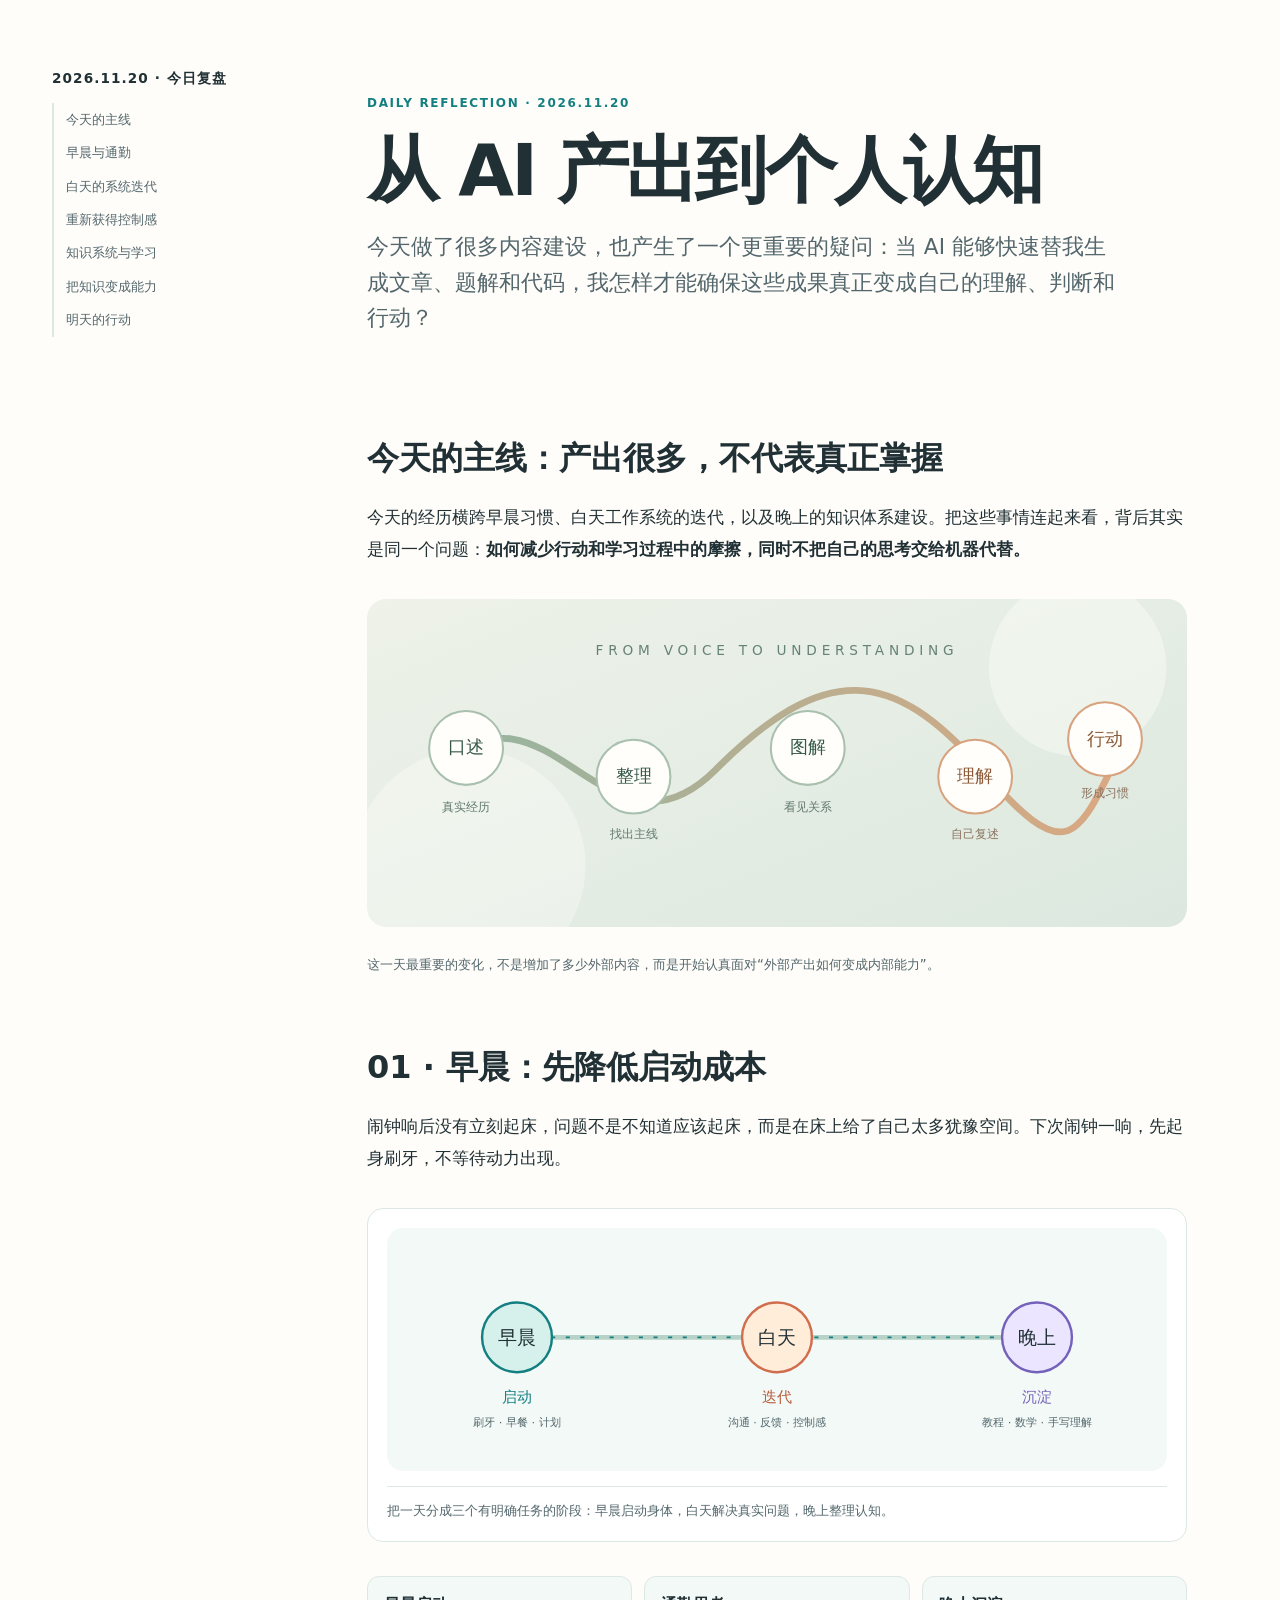
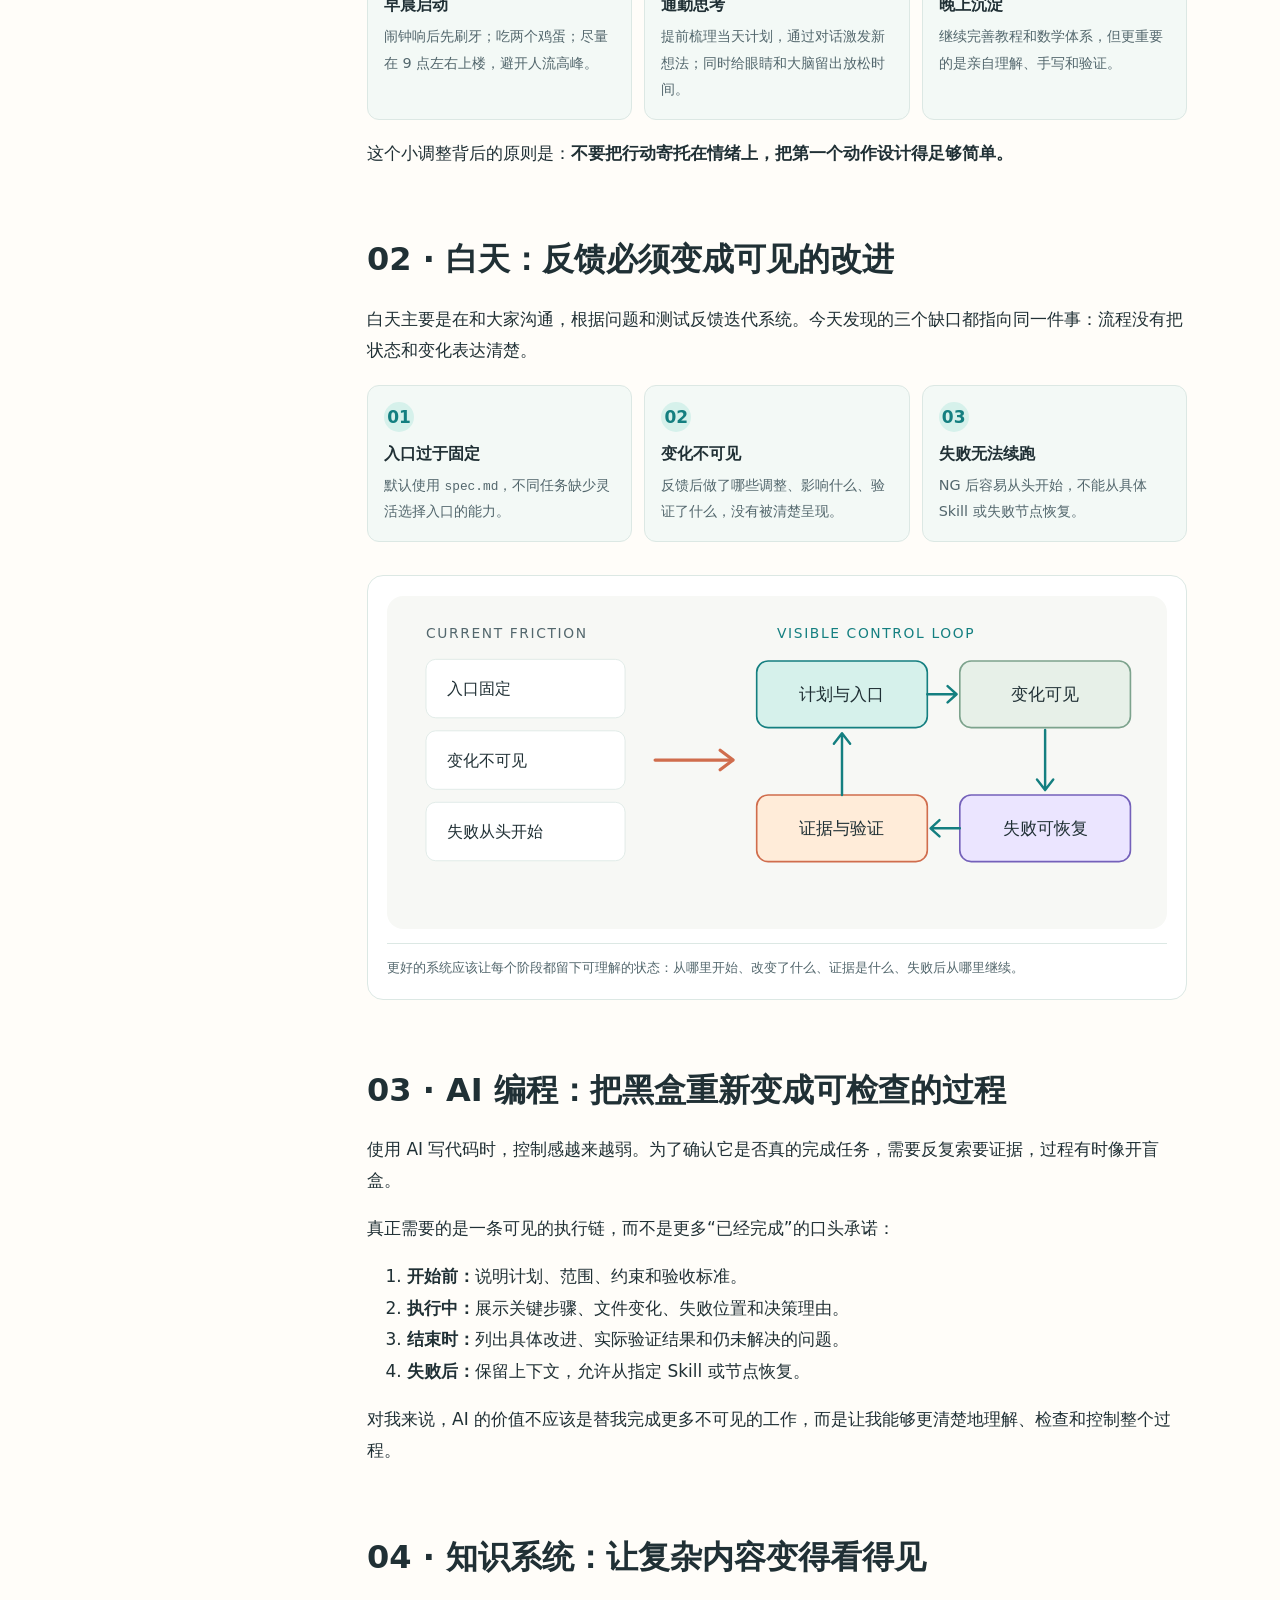
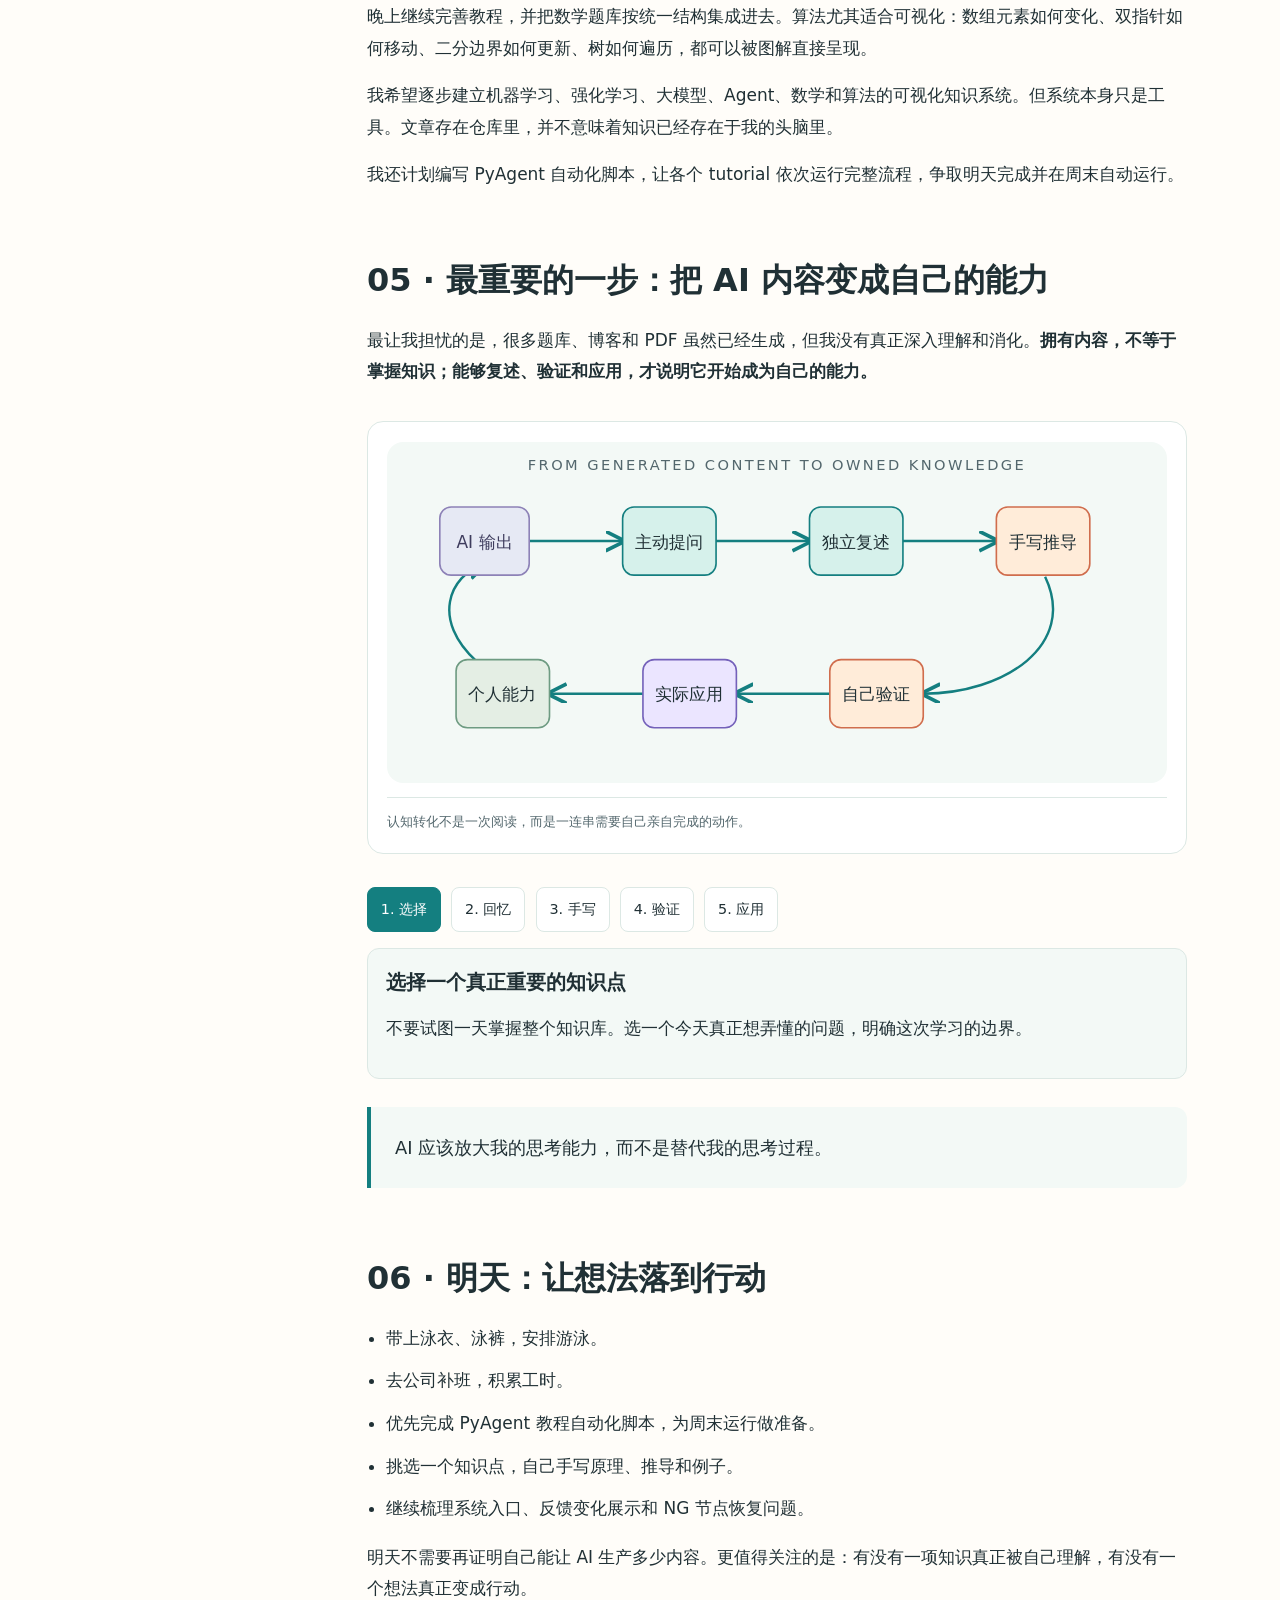
<file: posts/2026/11/2026-11-20/index.html>
<!doctype html>
<html lang="zh-CN">
<head>
  <meta charset="utf-8">
  <meta name="viewport" content="width=device-width,initial-scale=1">
  <meta name="color-scheme" content="light">
  <meta name="journal:date" content="2026-11-20">
  <meta name="journal:title" content="从 AI 产出到个人认知：一天的工作、学习与反思">
  <meta name="journal:summary" content="从早晨行动、工作系统的可控性，到 AI 生成内容与个人理解之间的断层：今天真正需要建设的，是把产出转化为认知与行动的闭环。">
  <meta name="journal:category" content="reflection">
  <meta name="journal:category-label" content="复盘与思考">
  <meta name="journal:tags" content="habits, work, learning, ai, knowledge-internalization">
  <meta name="journal:cover" content="assets/cover.svg">
  <meta name="journal:cover-alt" content="从口述、理解到行动的个人认知转化路径">
  <title>从 AI 产出到个人认知：一天的工作、学习与反思</title>
  <link rel="stylesheet" href="../../../../skills/olah-style-journal/assets/css/article.css">
  <style>
    .article-header .eyebrow { color: var(--accent); letter-spacing: .14em; font-size: .75rem; font-weight: 700; }
    .article-header .dek { max-width: 760px; }
    .article-hero-figure { padding: 0; overflow: hidden; border: 0; background: transparent; }
    .article-hero-figure img { display: block; width: 100%; height: auto; border-radius: 16px; }
    .article-hero-figure figcaption { border: 0; }
    .timeline-note { display: grid; grid-template-columns: repeat(3,1fr); gap: 12px; margin: 18px 0; }
    .timeline-note article, .friction-card { padding: 16px; border: 1px solid var(--border); border-radius: 12px; background: var(--surface); }
    .timeline-note h3, .friction-card h3 { margin: 0 0 6px; font-size: 1rem; }
    .timeline-note p, .friction-card p { margin: 0; color: var(--subtle); font-size: .9rem; }
    .friction-grid { display: grid; grid-template-columns: repeat(3,minmax(0,1fr)); gap: 12px; margin: 18px 0; }
    .friction-card .number { display: inline-grid; place-items: center; width: 30px; height: 30px; margin-bottom: 10px; border-radius: 50%; background: #d6f1eb; color: #147f80; font-weight: 700; }
    .step-panel { min-height: 130px; padding: 18px; border: 1px solid var(--border); border-radius: 12px; background: var(--surface); }
    .step-panel[hidden] { display: none; }
    .step-panel h3 { margin-top: 0; }
    .principle { margin: 28px 0; padding: 24px; border-left: 4px solid var(--accent); background: var(--surface); border-radius: 0 12px 12px 0; font-size: 1.12rem; }
    .todo-list { padding-left: 1.2rem; }
    .todo-list li { margin: .7rem 0; }
    @media(max-width:700px) { .timeline-note,.friction-grid { grid-template-columns: 1fr; } }
  </style>
</head>
<body>
<a class="skip-link" href="#content">跳转至正文</a>
<div class="layout">
  <nav class="toc" aria-label="文章目录">
    <strong>2026.11.20 · 今日复盘</strong>
    <a href="#opening">今天的主线</a>
    <a href="#morning">早晨与通勤</a>
    <a href="#work">白天的系统迭代</a>
    <a href="#control">重新获得控制感</a>
    <a href="#learning">知识系统与学习</a>
    <a href="#internalize">把知识变成能力</a>
    <a href="#tomorrow">明天的行动</a>
  </nav>

  <main id="content">
    <article>
      <header class="article-header">
        <p class="eyebrow">DAILY REFLECTION · 2026.11.20</p>
        <h1>从 AI 产出到个人认知</h1>
        <p class="dek">今天做了很多内容建设，也产生了一个更重要的疑问：当 AI 能够快速替我生成文章、题解和代码，我怎样才能确保这些成果真正变成自己的理解、判断和行动？</p>
      </header>

      <section id="opening" aria-labelledby="opening-heading">
        <h2 id="opening-heading">今天的主线：产出很多，不代表真正掌握</h2>
        <p>今天的经历横跨早晨习惯、白天工作系统的迭代，以及晚上的知识体系建设。把这些事情连起来看，背后其实是同一个问题：<strong>如何减少行动和学习过程中的摩擦，同时不把自己的思考交给机器代替。</strong></p>
        <figure class="article-hero-figure">
          <img src="assets/cover.svg" alt="从口述、整理、可视化到理解和行动的认知转化路径">
          <figcaption>这一天最重要的变化，不是增加了多少外部内容，而是开始认真面对“外部产出如何变成内部能力”。</figcaption>
        </figure>
      </section>

      <section id="morning" aria-labelledby="morning-heading">
        <h2 id="morning-heading">01 · 早晨：先降低启动成本</h2>
        <p>闹钟响后没有立刻起床，问题不是不知道应该起床，而是在床上给了自己太多犹豫空间。下次闹钟一响，先起身刷牙，不等待动力出现。</p>
        <figure>
          <img src="assets/day-rhythm.svg" alt="一天从早晨启动、白天反馈迭代到晚上知识沉淀的时间线">
          <figcaption>把一天分成三个有明确任务的阶段：早晨启动身体，白天解决真实问题，晚上整理认知。</figcaption>
        </figure>
        <div class="timeline-note">
          <article><h3>早晨启动</h3><p>闹钟响后先刷牙；吃两个鸡蛋；尽量在 9 点左右上楼，避开人流高峰。</p></article>
          <article><h3>通勤思考</h3><p>提前梳理当天计划，通过对话激发新想法；同时给眼睛和大脑留出放松时间。</p></article>
          <article><h3>晚上沉淀</h3><p>继续完善教程和数学体系，但更重要的是亲自理解、手写和验证。</p></article>
        </div>
        <p>这个小调整背后的原则是：<strong>不要把行动寄托在情绪上，把第一个动作设计得足够简单。</strong></p>
      </section>

      <section id="work" aria-labelledby="work-heading">
        <h2 id="work-heading">02 · 白天：反馈必须变成可见的改进</h2>
        <p>白天主要是在和大家沟通，根据问题和测试反馈迭代系统。今天发现的三个缺口都指向同一件事：流程没有把状态和变化表达清楚。</p>
        <div class="friction-grid">
          <article class="friction-card"><span class="number">01</span><h3>入口过于固定</h3><p>默认使用 <code>spec.md</code>，不同任务缺少灵活选择入口的能力。</p></article>
          <article class="friction-card"><span class="number">02</span><h3>变化不可见</h3><p>反馈后做了哪些调整、影响什么、验证了什么，没有被清楚呈现。</p></article>
          <article class="friction-card"><span class="number">03</span><h3>失败无法续跑</h3><p>NG 后容易从头开始，不能从具体 Skill 或失败节点恢复。</p></article>
        </div>
        <figure>
          <img src="assets/control-loop.svg" alt="把固定入口、变化不可见和失败重启三个问题，转化为计划、执行、证据和节点恢复的可控流程">
          <figcaption>更好的系统应该让每个阶段都留下可理解的状态：从哪里开始、改变了什么、证据是什么、失败后从哪里继续。</figcaption>
        </figure>
      </section>

      <section id="control" aria-labelledby="control-heading">
        <h2 id="control-heading">03 · AI 编程：把黑盒重新变成可检查的过程</h2>
        <p>使用 AI 写代码时，控制感越来越弱。为了确认它是否真的完成任务，需要反复索要证据，过程有时像开盲盒。</p>
        <p>真正需要的是一条可见的执行链，而不是更多“已经完成”的口头承诺：</p>
        <ol>
          <li><strong>开始前：</strong>说明计划、范围、约束和验收标准。</li>
          <li><strong>执行中：</strong>展示关键步骤、文件变化、失败位置和决策理由。</li>
          <li><strong>结束时：</strong>列出具体改进、实际验证结果和仍未解决的问题。</li>
          <li><strong>失败后：</strong>保留上下文，允许从指定 Skill 或节点恢复。</li>
        </ol>
        <p>对我来说，AI 的价值不应该是替我完成更多不可见的工作，而是让我能够更清楚地理解、检查和控制整个过程。</p>
      </section>

      <section id="learning" aria-labelledby="learning-heading">
        <h2 id="learning-heading">04 · 知识系统：让复杂内容变得看得见</h2>
        <p>晚上继续完善教程，并把数学题库按统一结构集成进去。算法尤其适合可视化：数组元素如何变化、双指针如何移动、二分边界如何更新、树如何遍历，都可以被图解直接呈现。</p>
        <p>我希望逐步建立机器学习、强化学习、大模型、Agent、数学和算法的可视化知识系统。但系统本身只是工具。文章存在仓库里，并不意味着知识已经存在于我的头脑里。</p>
        <p>我还计划编写 PyAgent 自动化脚本，让各个 tutorial 依次运行完整流程，争取明天完成并在周末自动运行。</p>
      </section>

      <section id="internalize" aria-labelledby="internalize-heading">
        <h2 id="internalize-heading">05 · 最重要的一步：把 AI 内容变成自己的能力</h2>
        <p>最让我担忧的是，很多题库、博客和 PDF 虽然已经生成，但我没有真正深入理解和消化。<strong>拥有内容，不等于掌握知识；能够复述、验证和应用，才说明它开始成为自己的能力。</strong></p>
        <figure>
          <img src="assets/knowledge-loop.svg" alt="从 AI 生成内容开始，经过主动提问、独立复述、手写推导、自己验证和实际应用，最终形成个人能力的循环">
          <figcaption>认知转化不是一次阅读，而是一连串需要自己亲自完成的动作。</figcaption>
        </figure>

        <div class="control-row" data-stepper aria-label="知识内化的五个步骤">
          <button type="button" data-stage="choose" aria-pressed="true">1. 选择</button>
          <button type="button" data-stage="recall" aria-pressed="false">2. 回忆</button>
          <button type="button" data-stage="write" aria-pressed="false">3. 手写</button>
          <button type="button" data-stage="verify" aria-pressed="false">4. 验证</button>
          <button type="button" data-stage="apply" aria-pressed="false">5. 应用</button>
        </div>
        <div class="step-panel" data-panel="choose">
          <h3>选择一个真正重要的知识点</h3>
          <p>不要试图一天掌握整个知识库。选一个今天真正想弄懂的问题，明确这次学习的边界。</p>
        </div>
        <div class="step-panel" data-panel="recall" hidden>
          <h3>合上网页，先独立回忆</h3>
          <p>不看 AI 的答案，用自己的话解释概念。讲不清楚的部分，就是下一步要补上的理解缺口。</p>
        </div>
        <div class="step-panel" data-panel="write" hidden>
          <h3>拿笔把逻辑写下来</h3>
          <p>写出核心结构、公式、推导步骤和一个小例子。手写会迫使自己组织信息，而不是只产生熟悉感。</p>
        </div>
        <div class="step-panel" data-panel="verify" hidden>
          <h3>用例子检验自己的解释</h3>
          <p>自己构造数据，手动计算或运行代码。让解释接受反例和边界情况的检验。</p>
        </div>
        <div class="step-panel" data-panel="apply" hidden>
          <h3>把知识带回真实生活</h3>
          <p>把学到的方法用于工作、代码、沟通或日常决策。能够改变行动，知识才开始形成长期价值。</p>
        </div>
        <p class="principle">AI 应该放大我的思考能力，而不是替代我的思考过程。</p>
      </section>

      <section id="tomorrow" aria-labelledby="tomorrow-heading">
        <h2 id="tomorrow-heading">06 · 明天：让想法落到行动</h2>
        <ul class="todo-list">
          <li>带上泳衣、泳裤，安排游泳。</li>
          <li>去公司补班，积累工时。</li>
          <li>优先完成 PyAgent 教程自动化脚本，为周末运行做准备。</li>
          <li>挑选一个知识点，自己手写原理、推导和例子。</li>
          <li>继续梳理系统入口、反馈变化展示和 NG 节点恢复问题。</li>
        </ul>
        <p>明天不需要再证明自己能让 AI 生产多少内容。更值得关注的是：有没有一项知识真正被自己理解，有没有一个想法真正变成行动。</p>
      </section>
    </article>
  </main>
</div>
<script src="../../../../skills/olah-style-journal/assets/js/interactions.js"></script>
</body>
</html>
</file>
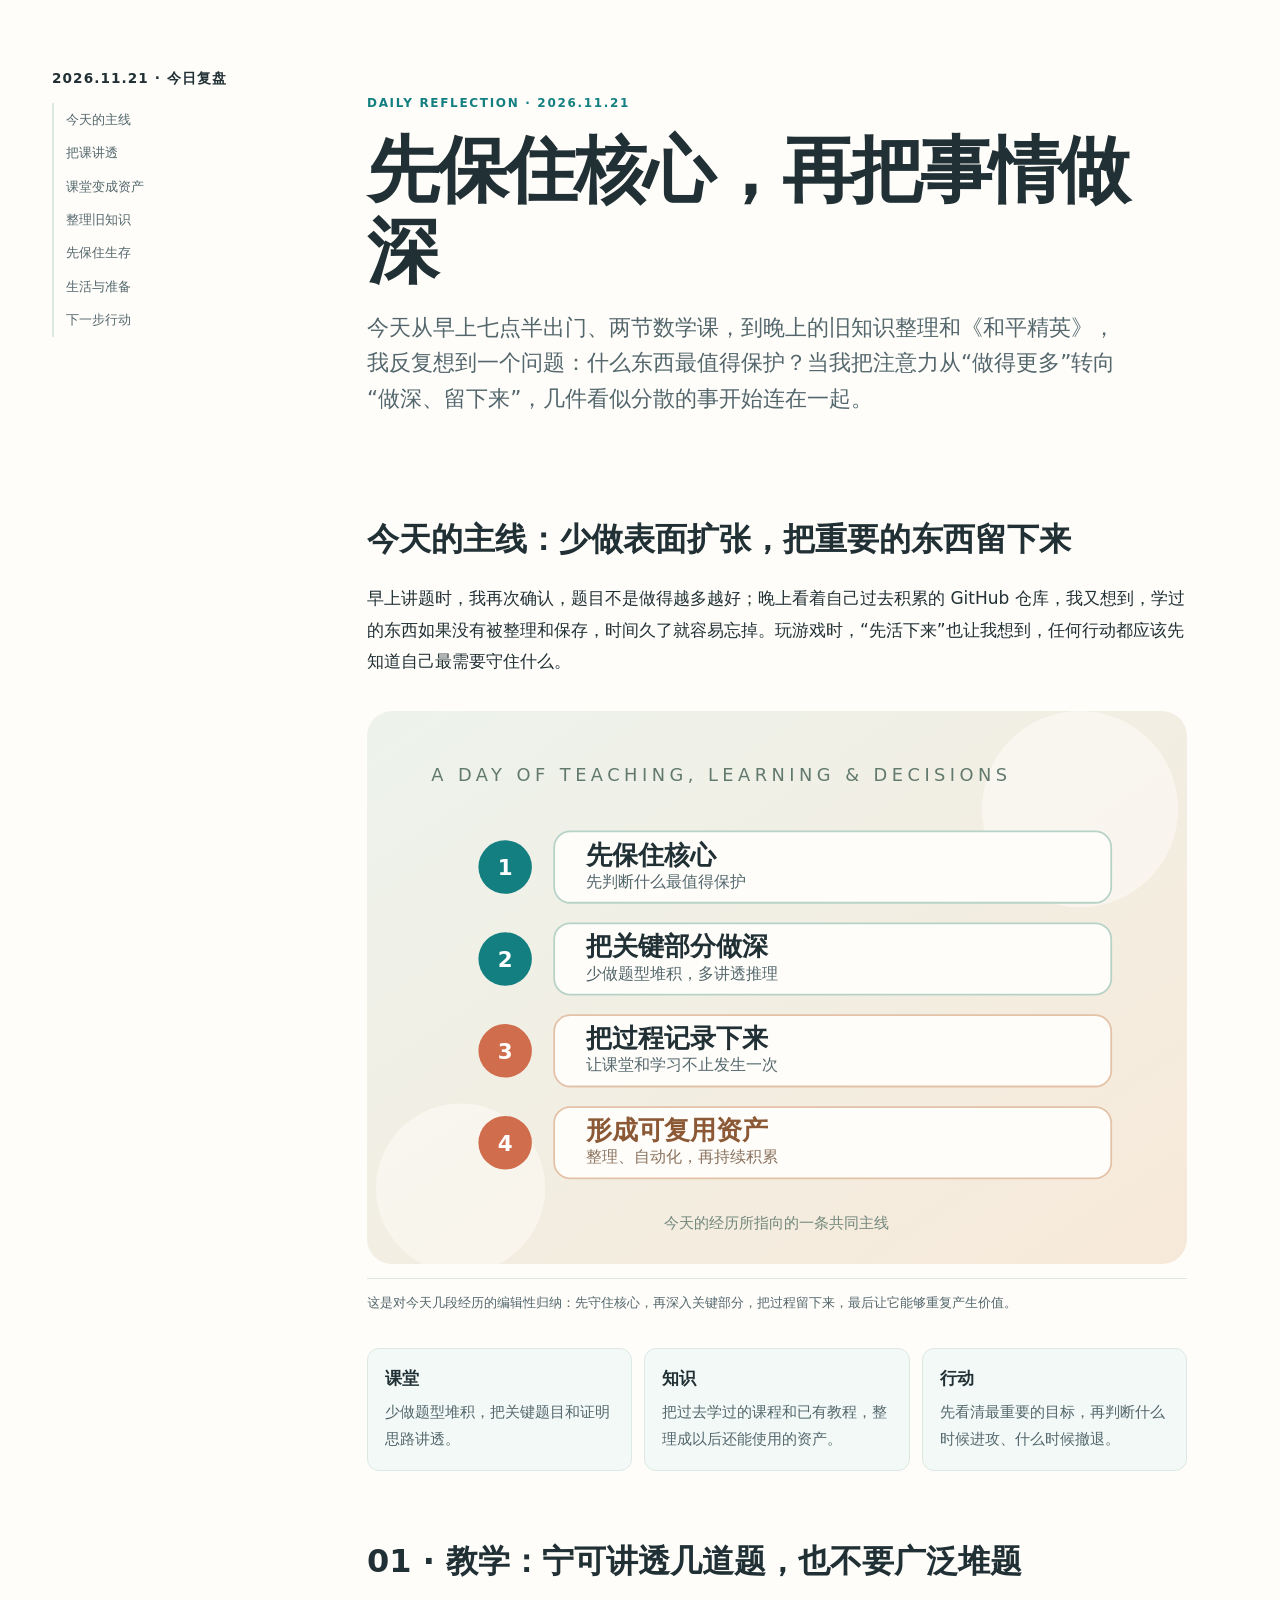
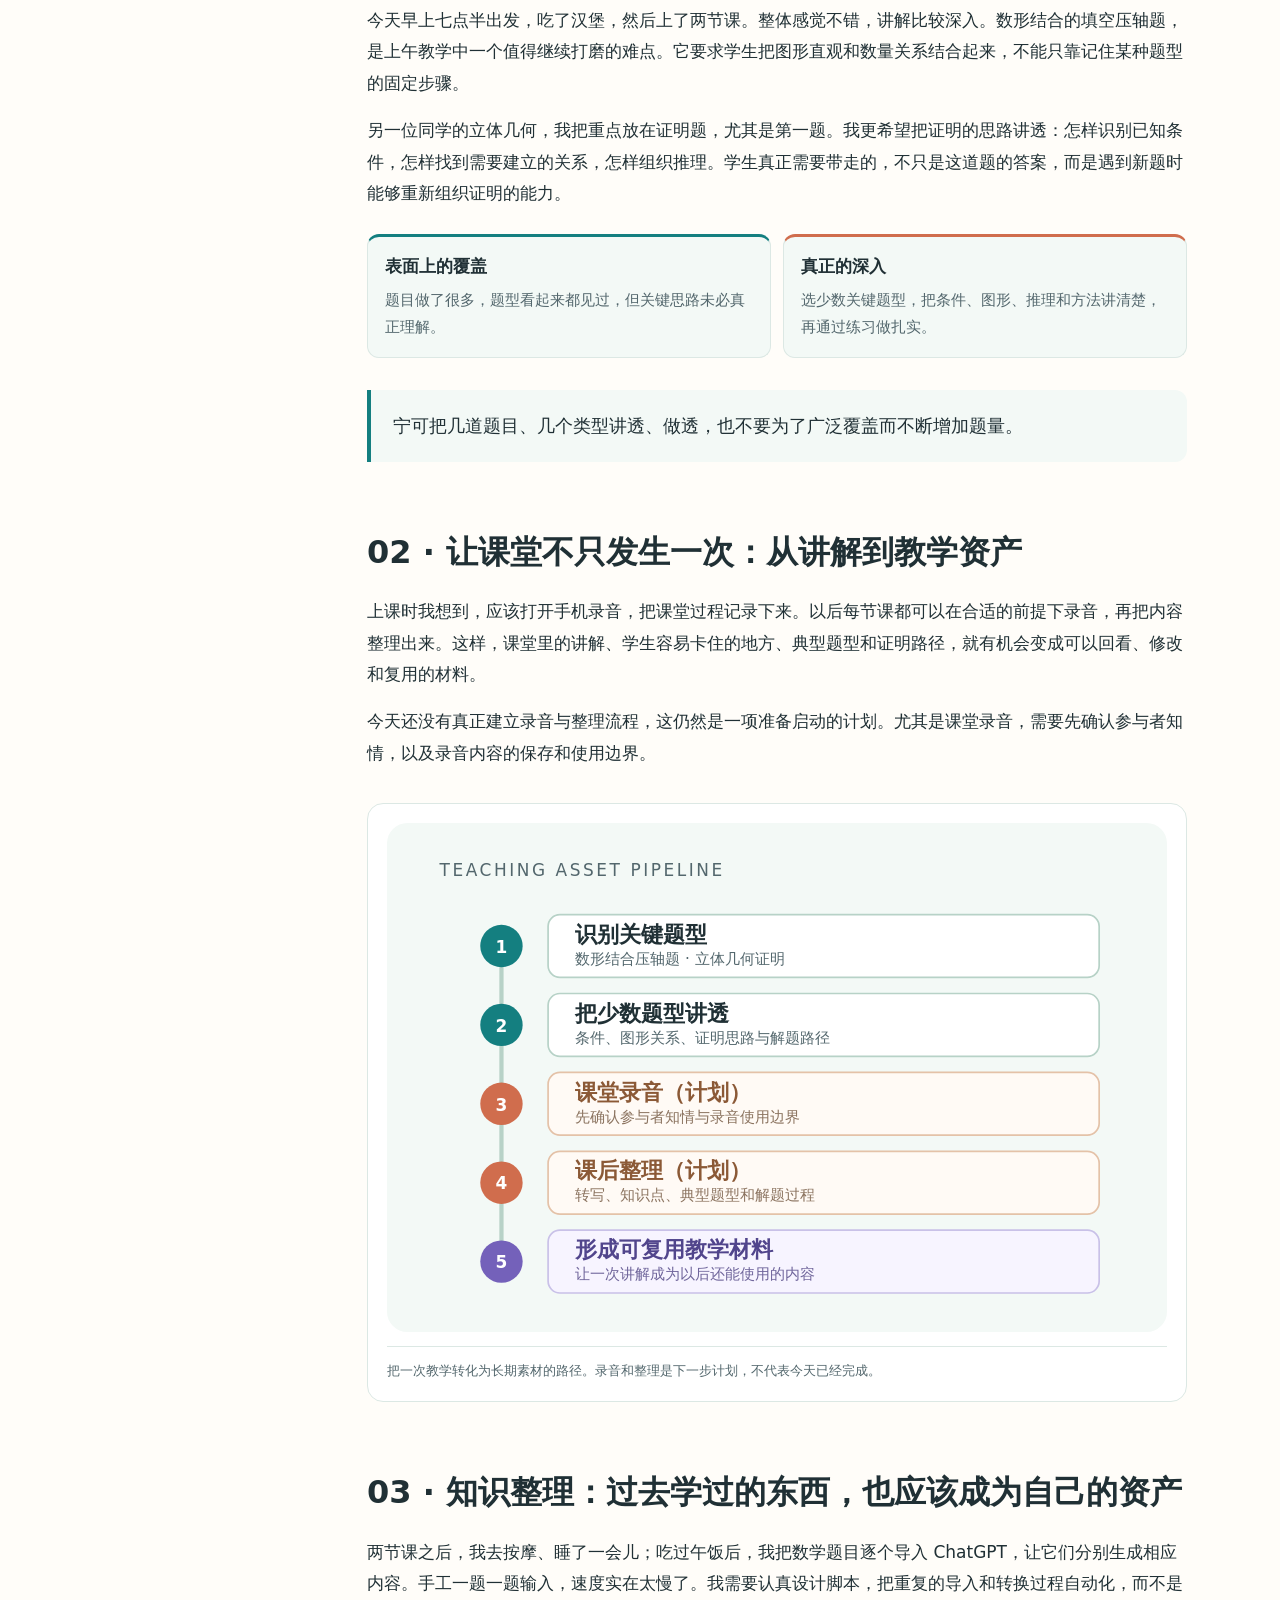
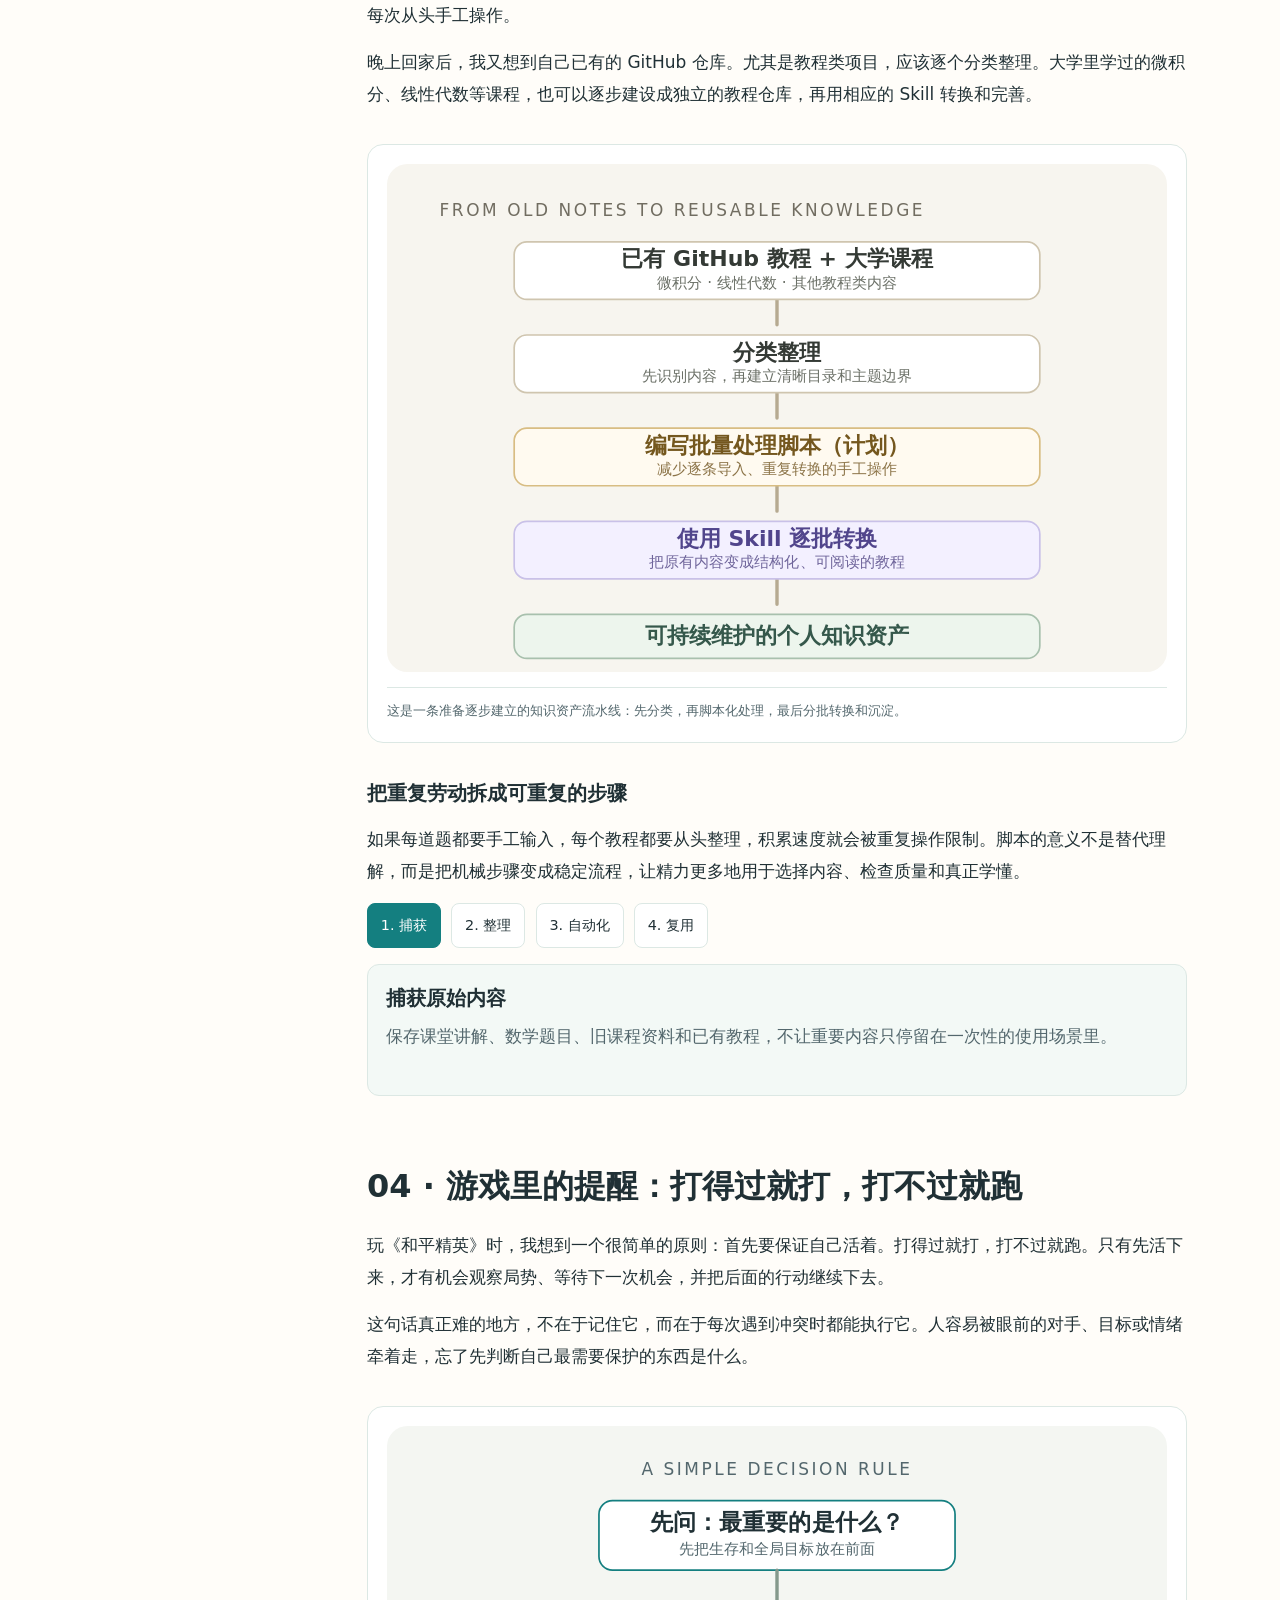
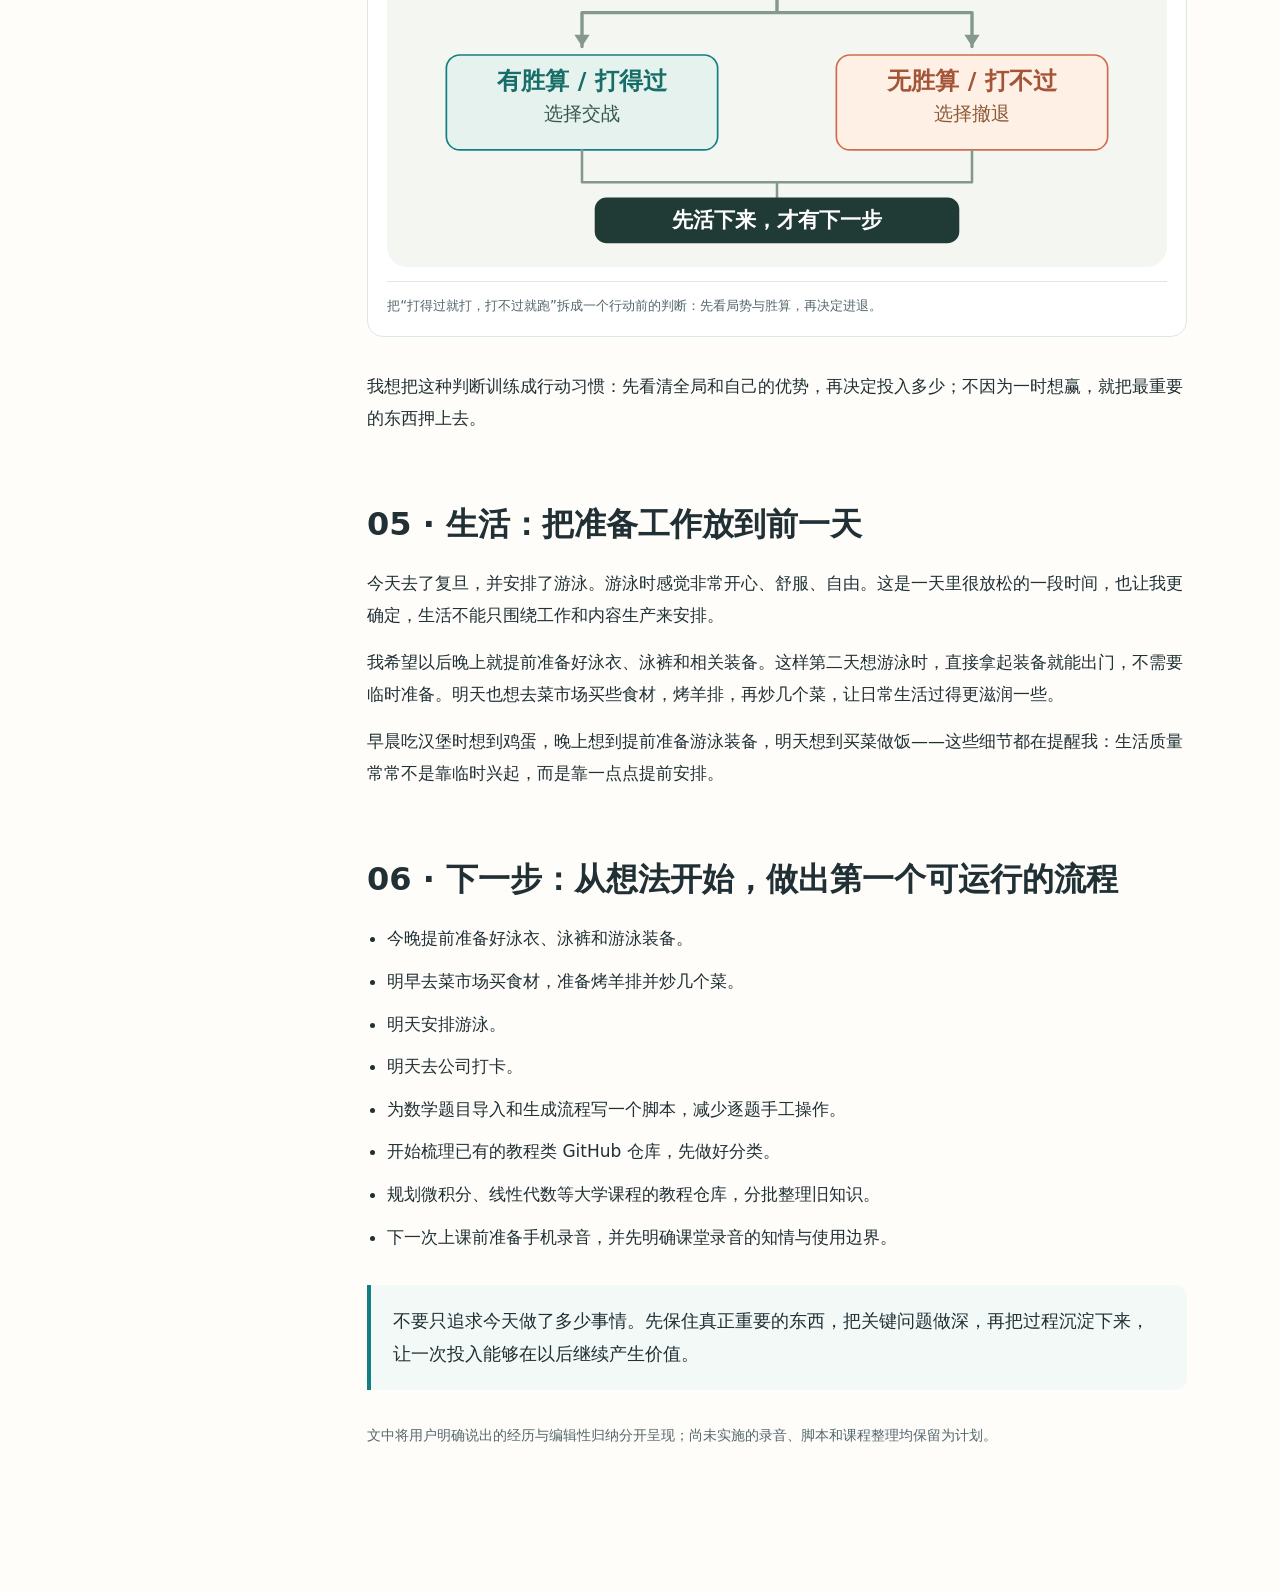
<file: posts/2026/11/2026-11-21/index.html>
<!doctype html>
<html lang="zh-CN">
<head>
  <meta charset="utf-8">
  <meta name="viewport" content="width=device-width,initial-scale=1">
  <meta name="color-scheme" content="light">
  <meta name="journal:date" content="2026-11-21">
  <meta name="journal:title" content="先保住核心，再把事情做深">
  <meta name="journal:summary" content="从两节数学课的深入讲解，到课堂录音、批量脚本和旧课程整理，再到游戏里的生存优先，今天反复出现一个念头：少做表面上的扩张，把真正重要的东西做深、留下来。">
  <meta name="journal:category" content="reflection">
  <meta name="journal:category-label" content="复盘与思考">
  <meta name="journal:tags" content="reflection, teaching, learning, knowledge-assets, decision-making, daily-life">
  <meta name="journal:cover" content="assets/cover.svg">
  <meta name="journal:cover-alt" content="守住核心、做深关键部分、记录过程并形成可复用资产的四步路径">
  <title>先保住核心，再把事情做深</title>
  <link rel="stylesheet" href="../../../../skills/olah-style-journal/assets/css/article.css">
  <style>
    .article-header .eyebrow { color: var(--accent); letter-spacing: .14em; font-size: .75rem; font-weight: 700; }
    .article-header .dek { max-width: 760px; }
    .hero-figure { padding: 0; overflow: hidden; border: 0; background: transparent; }
    .hero-figure img { border-radius: 16px; }
    .moment-grid, .contrast-grid { display: grid; grid-template-columns: repeat(3,minmax(0,1fr)); gap: 12px; margin: 1.5rem 0; }
    .moment, .contrast { padding: 17px; border: 1px solid var(--border); border-radius: 12px; background: var(--surface); }
    .moment h3, .contrast h3 { margin: 0 0 7px; font-size: 1.05rem; }
    .moment p, .contrast p { margin: 0; color: var(--subtle); font-size: .92rem; }
    .contrast-grid { grid-template-columns: repeat(2,minmax(0,1fr)); }
    .contrast:first-child { border-top: 3px solid var(--accent); }
    .contrast:last-child { border-top: 3px solid var(--transform); }
    .principle { margin: 2rem 0; padding: 1.2rem 1.35rem; border-left: 4px solid var(--accent); border-radius: 0 12px 12px 0; background: var(--surface); font-size: 1.12rem; }
    .step-panel { min-height: 132px; padding: 18px; border: 1px solid var(--border); border-radius: 12px; background: var(--surface); }
    .step-panel[hidden] { display: none; }
    .step-panel h3 { margin: 0 0 8px; }
    .step-panel p { margin: 0; color: var(--subtle); }
    .todo-list { padding-left: 1.25rem; }
    .todo-list li { margin: .7rem 0; }
    .small-note { color: var(--subtle); font-size: .9rem; }
    .diagram-scroll { max-width: 100%; overflow-x: auto; overflow-y: hidden; scrollbar-width: thin; }
    .diagram-scroll:focus-visible { outline: 3px solid var(--accent); outline-offset: 3px; }
    .diagram-scroll img { display: block; width: 100%; max-width: 100%; height: auto; }
    @media(max-width:900px) { .diagram-scroll img { width: 640px; max-width: none; } }
    @media(max-width:700px) { .moment-grid { grid-template-columns: 1fr; } }
    @media(max-width:520px) { .contrast-grid { grid-template-columns: 1fr; } }
  </style>
</head>
<body>
<a class="skip-link" href="#content">跳转至正文</a>
<div class="layout">
  <nav class="toc" aria-label="文章目录">
    <strong>2026.11.21 · 今日复盘</strong>
    <a href="#opening">今天的主线</a>
    <a href="#teaching">把课讲透</a>
    <a href="#teaching-assets">课堂变成资产</a>
    <a href="#knowledge">整理旧知识</a>
    <a href="#strategy">先保住生存</a>
    <a href="#life">生活与准备</a>
    <a href="#tomorrow">下一步行动</a>
  </nav>

  <main id="content">
    <article>
      <header class="article-header">
        <p class="eyebrow">DAILY REFLECTION · 2026.11.21</p>
        <h1>先保住核心，再把事情做深</h1>
        <p class="dek">今天从早上七点半出门、两节数学课，到晚上的旧知识整理和《和平精英》，我反复想到一个问题：什么东西最值得保护？当我把注意力从“做得更多”转向“做深、留下来”，几件看似分散的事开始连在一起。</p>
      </header>

      <section id="opening" aria-labelledby="opening-heading">
        <h2 id="opening-heading">今天的主线：少做表面扩张，把重要的东西留下来</h2>
        <p>早上讲题时，我再次确认，题目不是做得越多越好；晚上看着自己过去积累的 GitHub 仓库，我又想到，学过的东西如果没有被整理和保存，时间久了就容易忘掉。玩游戏时，“先活下来”也让我想到，任何行动都应该先知道自己最需要守住什么。</p>
        <figure class="hero-figure">
          <div class="diagram-scroll" role="region" tabindex="0" aria-label="核心价值四步路径，可横向滚动查看"><img src="assets/cover.svg" alt="守住核心、做深关键部分、记录过程并形成可复用资产的四步路径"></div>
          <figcaption>这是对今天几段经历的编辑性归纳：先守住核心，再深入关键部分，把过程留下来，最后让它能够重复产生价值。</figcaption>
        </figure>
        <div class="moment-grid">
          <article class="moment"><h3>课堂</h3><p>少做题型堆积，把关键题目和证明思路讲透。</p></article>
          <article class="moment"><h3>知识</h3><p>把过去学过的课程和已有教程，整理成以后还能使用的资产。</p></article>
          <article class="moment"><h3>行动</h3><p>先看清最重要的目标，再判断什么时候进攻、什么时候撤退。</p></article>
        </div>
      </section>

      <section id="teaching" aria-labelledby="teaching-heading">
        <h2 id="teaching-heading">01 · 教学：宁可讲透几道题，也不要广泛堆题</h2>
        <p>今天早上七点半出发，吃了汉堡，然后上了两节课。整体感觉不错，讲解比较深入。数形结合的填空压轴题，是上午教学中一个值得继续打磨的难点。它要求学生把图形直观和数量关系结合起来，不能只靠记住某种题型的固定步骤。</p>
        <p>另一位同学的立体几何，我把重点放在证明题，尤其是第一题。我更希望把证明的思路讲透：怎样识别已知条件，怎样找到需要建立的关系，怎样组织推理。学生真正需要带走的，不只是这道题的答案，而是遇到新题时能够重新组织证明的能力。</p>
        <div class="contrast-grid">
          <article class="contrast"><h3>表面上的覆盖</h3><p>题目做了很多，题型看起来都见过，但关键思路未必真正理解。</p></article>
          <article class="contrast"><h3>真正的深入</h3><p>选少数关键题型，把条件、图形、推理和方法讲清楚，再通过练习做扎实。</p></article>
        </div>
        <p class="principle">宁可把几道题目、几个类型讲透、做透，也不要为了广泛覆盖而不断增加题量。</p>
      </section>

      <section id="teaching-assets" aria-labelledby="teaching-assets-heading">
        <h2 id="teaching-assets-heading">02 · 让课堂不只发生一次：从讲解到教学资产</h2>
        <p>上课时我想到，应该打开手机录音，把课堂过程记录下来。以后每节课都可以在合适的前提下录音，再把内容整理出来。这样，课堂里的讲解、学生容易卡住的地方、典型题型和证明路径，就有机会变成可以回看、修改和复用的材料。</p>
        <p>今天还没有真正建立录音与整理流程，这仍然是一项准备启动的计划。尤其是课堂录音，需要先确认参与者知情，以及录音内容的保存和使用边界。</p>
        <figure>
          <div class="diagram-scroll" role="region" tabindex="0" aria-label="教学资产化流程图，可横向滚动查看"><img src="assets/teaching-assets.svg" alt="从识别关键题型、深入讲解，到计划录音、课后整理并形成可复用教学材料的流程"></div>
          <figcaption>把一次教学转化为长期素材的路径。录音和整理是下一步计划，不代表今天已经完成。</figcaption>
        </figure>
      </section>

      <section id="knowledge" aria-labelledby="knowledge-heading">
        <h2 id="knowledge-heading">03 · 知识整理：过去学过的东西，也应该成为自己的资产</h2>
        <p>两节课之后，我去按摩、睡了一会儿；吃过午饭后，我把数学题目逐个导入 ChatGPT，让它们分别生成相应内容。手工一题一题输入，速度实在太慢了。我需要认真设计脚本，把重复的导入和转换过程自动化，而不是每次从头手工操作。</p>
        <p>晚上回家后，我又想到自己已有的 GitHub 仓库。尤其是教程类项目，应该逐个分类整理。大学里学过的微积分、线性代数等课程，也可以逐步建设成独立的教程仓库，再用相应的 Skill 转换和完善。</p>
        <figure>
          <div class="diagram-scroll" role="region" tabindex="0" aria-label="知识资产形成流程图，可横向滚动查看"><img src="assets/knowledge-assets.svg" alt="从已有教程仓库和大学课程开始，经过分类、脚本批量处理和 Skill 转换，形成可维护的个人知识资产"></div>
          <figcaption>这是一条准备逐步建立的知识资产流水线：先分类，再脚本化处理，最后分批转换和沉淀。</figcaption>
        </figure>

        <h3>把重复劳动拆成可重复的步骤</h3>
        <p>如果每道题都要手工输入，每个教程都要从头整理，积累速度就会被重复操作限制。脚本的意义不是替代理解，而是把机械步骤变成稳定流程，让精力更多地用于选择内容、检查质量和真正学懂。</p>
        <div class="asset-stepper" data-stepper-root>
          <div class="control-row" data-stepper role="group" aria-label="知识资产形成步骤">
            <button type="button" data-stage="capture" aria-pressed="true">1. 捕获</button>
            <button type="button" data-stage="organize" aria-pressed="false">2. 整理</button>
            <button type="button" data-stage="automate" aria-pressed="false">3. 自动化</button>
            <button type="button" data-stage="reuse" aria-pressed="false">4. 复用</button>
          </div>
          <div class="step-panel" data-panel="capture" role="status" aria-live="polite">
            <h3>捕获原始内容</h3>
            <p>保存课堂讲解、数学题目、旧课程资料和已有教程，不让重要内容只停留在一次性的使用场景里。</p>
          </div>
          <div class="step-panel" data-panel="organize" role="status" aria-live="polite" hidden>
            <h3>整理出清晰结构</h3>
            <p>按课程、知识点和题型分类，区分原始材料、解释、例题和练习，先让内容能够被找到。</p>
          </div>
          <div class="step-panel" data-panel="automate" role="status" aria-live="polite" hidden>
            <h3>把重复步骤交给脚本</h3>
            <p>将逐题导入和批量转换流程脚本化，减少手工重复操作；生成结果仍然需要检查和验证。</p>
          </div>
          <div class="step-panel" data-panel="reuse" role="status" aria-live="polite" hidden>
            <h3>形成长期可复用的教程</h3>
            <p>把整理后的内容保存到教程仓库，后续备课、复习和继续学习时都能重新使用，并不断修订。</p>
          </div>
        </div>
      </section>

      <section id="strategy" aria-labelledby="strategy-heading">
        <h2 id="strategy-heading">04 · 游戏里的提醒：打得过就打，打不过就跑</h2>
        <p>玩《和平精英》时，我想到一个很简单的原则：首先要保证自己活着。打得过就打，打不过就跑。只有先活下来，才有机会观察局势、等待下一次机会，并把后面的行动继续下去。</p>
        <p>这句话真正难的地方，不在于记住它，而在于每次遇到冲突时都能执行它。人容易被眼前的对手、目标或情绪牵着走，忘了先判断自己最需要保护的东西是什么。</p>
        <figure>
          <div class="diagram-scroll" role="region" tabindex="0" aria-label="根据胜算决定进攻或撤退的流程图，可横向滚动查看"><img src="assets/survival-decision.svg" alt="先确认最重要的目标和生存底线，再根据胜算决定交战或撤退"></div>
          <figcaption>把“打得过就打，打不过就跑”拆成一个行动前的判断：先看局势与胜算，再决定进退。</figcaption>
        </figure>
        <p>我想把这种判断训练成行动习惯：先看清全局和自己的优势，再决定投入多少；不因为一时想赢，就把最重要的东西押上去。</p>
      </section>

      <section id="life" aria-labelledby="life-heading">
        <h2 id="life-heading">05 · 生活：把准备工作放到前一天</h2>
        <p>今天去了复旦，并安排了游泳。游泳时感觉非常开心、舒服、自由。这是一天里很放松的一段时间，也让我更确定，生活不能只围绕工作和内容生产来安排。</p>
        <p>我希望以后晚上就提前准备好泳衣、泳裤和相关装备。这样第二天想游泳时，直接拿起装备就能出门，不需要临时准备。明天也想去菜市场买些食材，烤羊排，再炒几个菜，让日常生活过得更滋润一些。</p>
        <p>早晨吃汉堡时想到鸡蛋，晚上想到提前准备游泳装备，明天想到买菜做饭——这些细节都在提醒我：生活质量常常不是靠临时兴起，而是靠一点点提前安排。</p>
      </section>

      <section id="tomorrow" aria-labelledby="tomorrow-heading">
        <h2 id="tomorrow-heading">06 · 下一步：从想法开始，做出第一个可运行的流程</h2>
        <ul class="todo-list">
          <li>今晚提前准备好泳衣、泳裤和游泳装备。</li>
          <li>明早去菜市场买食材，准备烤羊排并炒几个菜。</li>
          <li>明天安排游泳。</li>
          <li>明天去公司打卡。</li>
          <li>为数学题目导入和生成流程写一个脚本，减少逐题手工操作。</li>
          <li>开始梳理已有的教程类 GitHub 仓库，先做好分类。</li>
          <li>规划微积分、线性代数等大学课程的教程仓库，分批整理旧知识。</li>
          <li>下一次上课前准备手机录音，并先明确课堂录音的知情与使用边界。</li>
        </ul>
        <p class="principle">不要只追求今天做了多少事情。先保住真正重要的东西，把关键问题做深，再把过程沉淀下来，让一次投入能够在以后继续产生价值。</p>
        <p class="small-note">文中将用户明确说出的经历与编辑性归纳分开呈现；尚未实施的录音、脚本和课程整理均保留为计划。</p>
      </section>
    </article>
  </main>
</div>
<script src="../../../../skills/olah-style-journal/assets/js/interactions.js"></script>
</body>
</html>
</file>
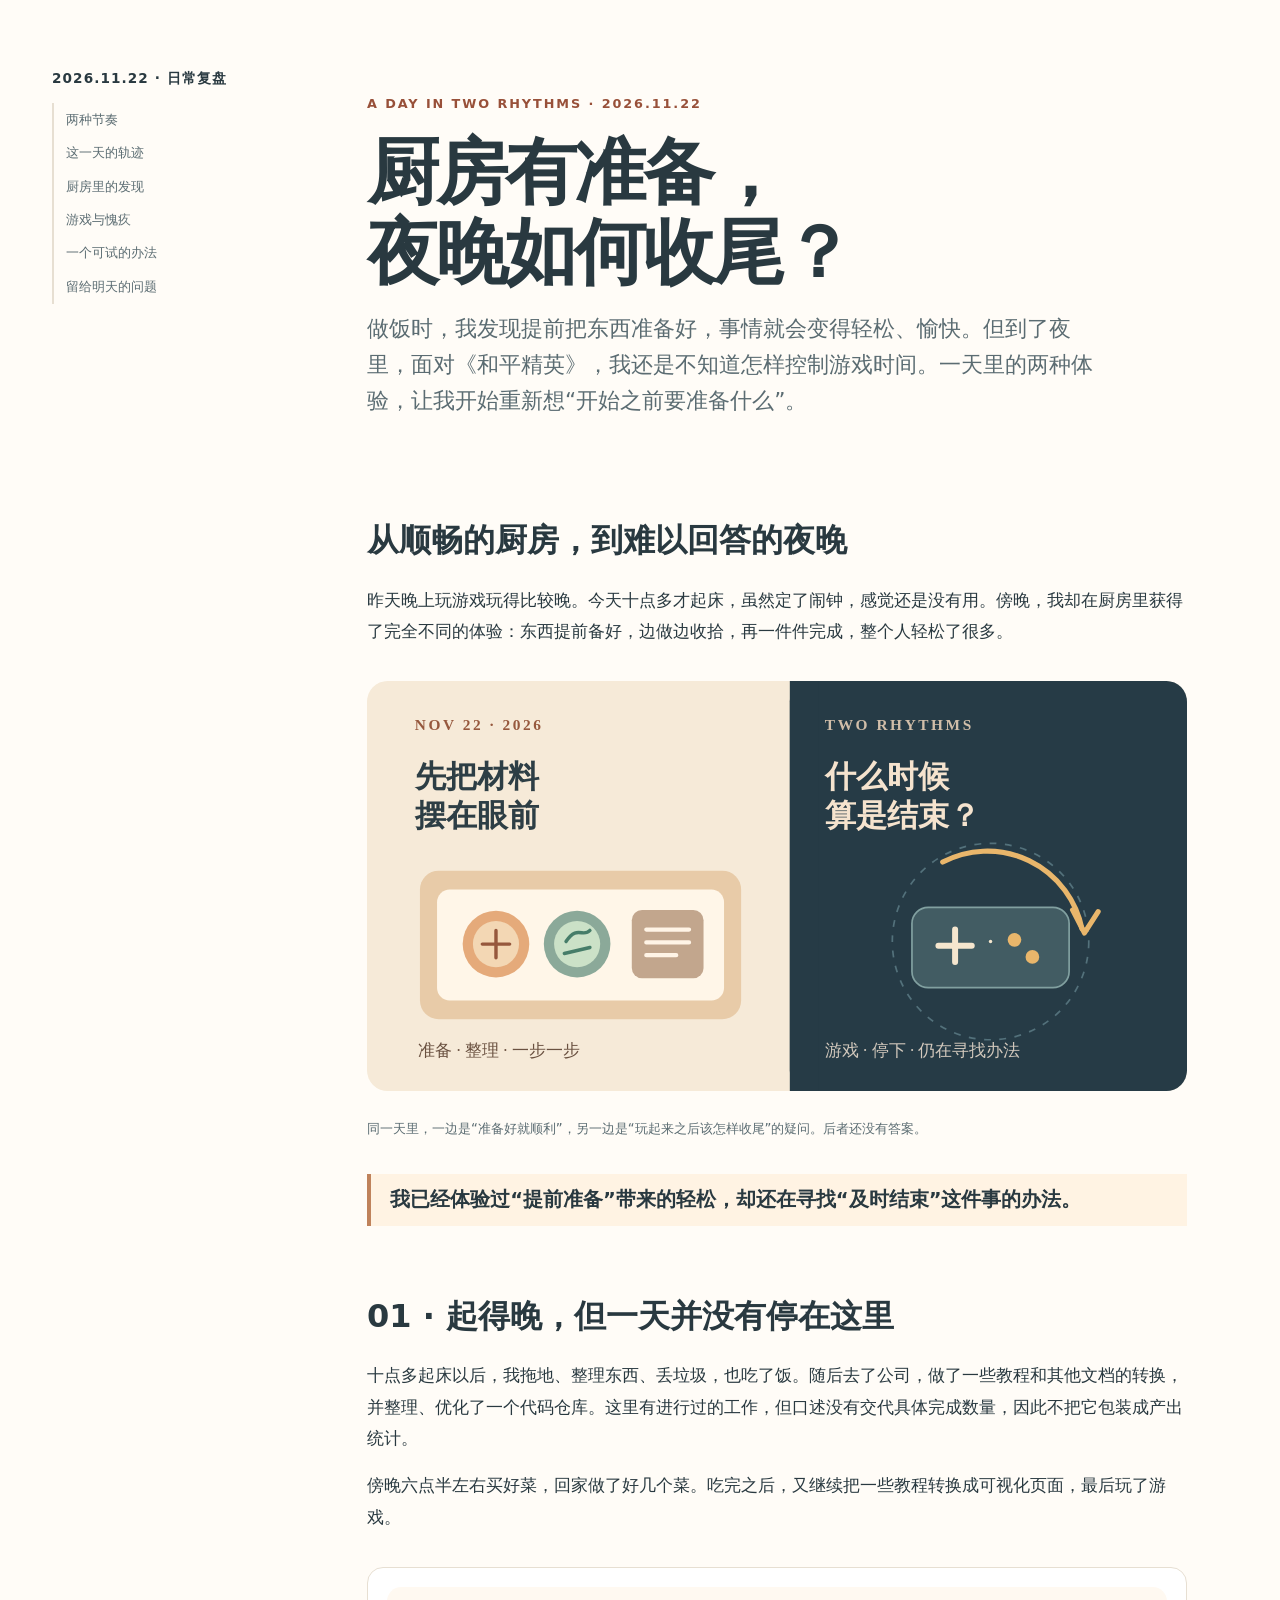
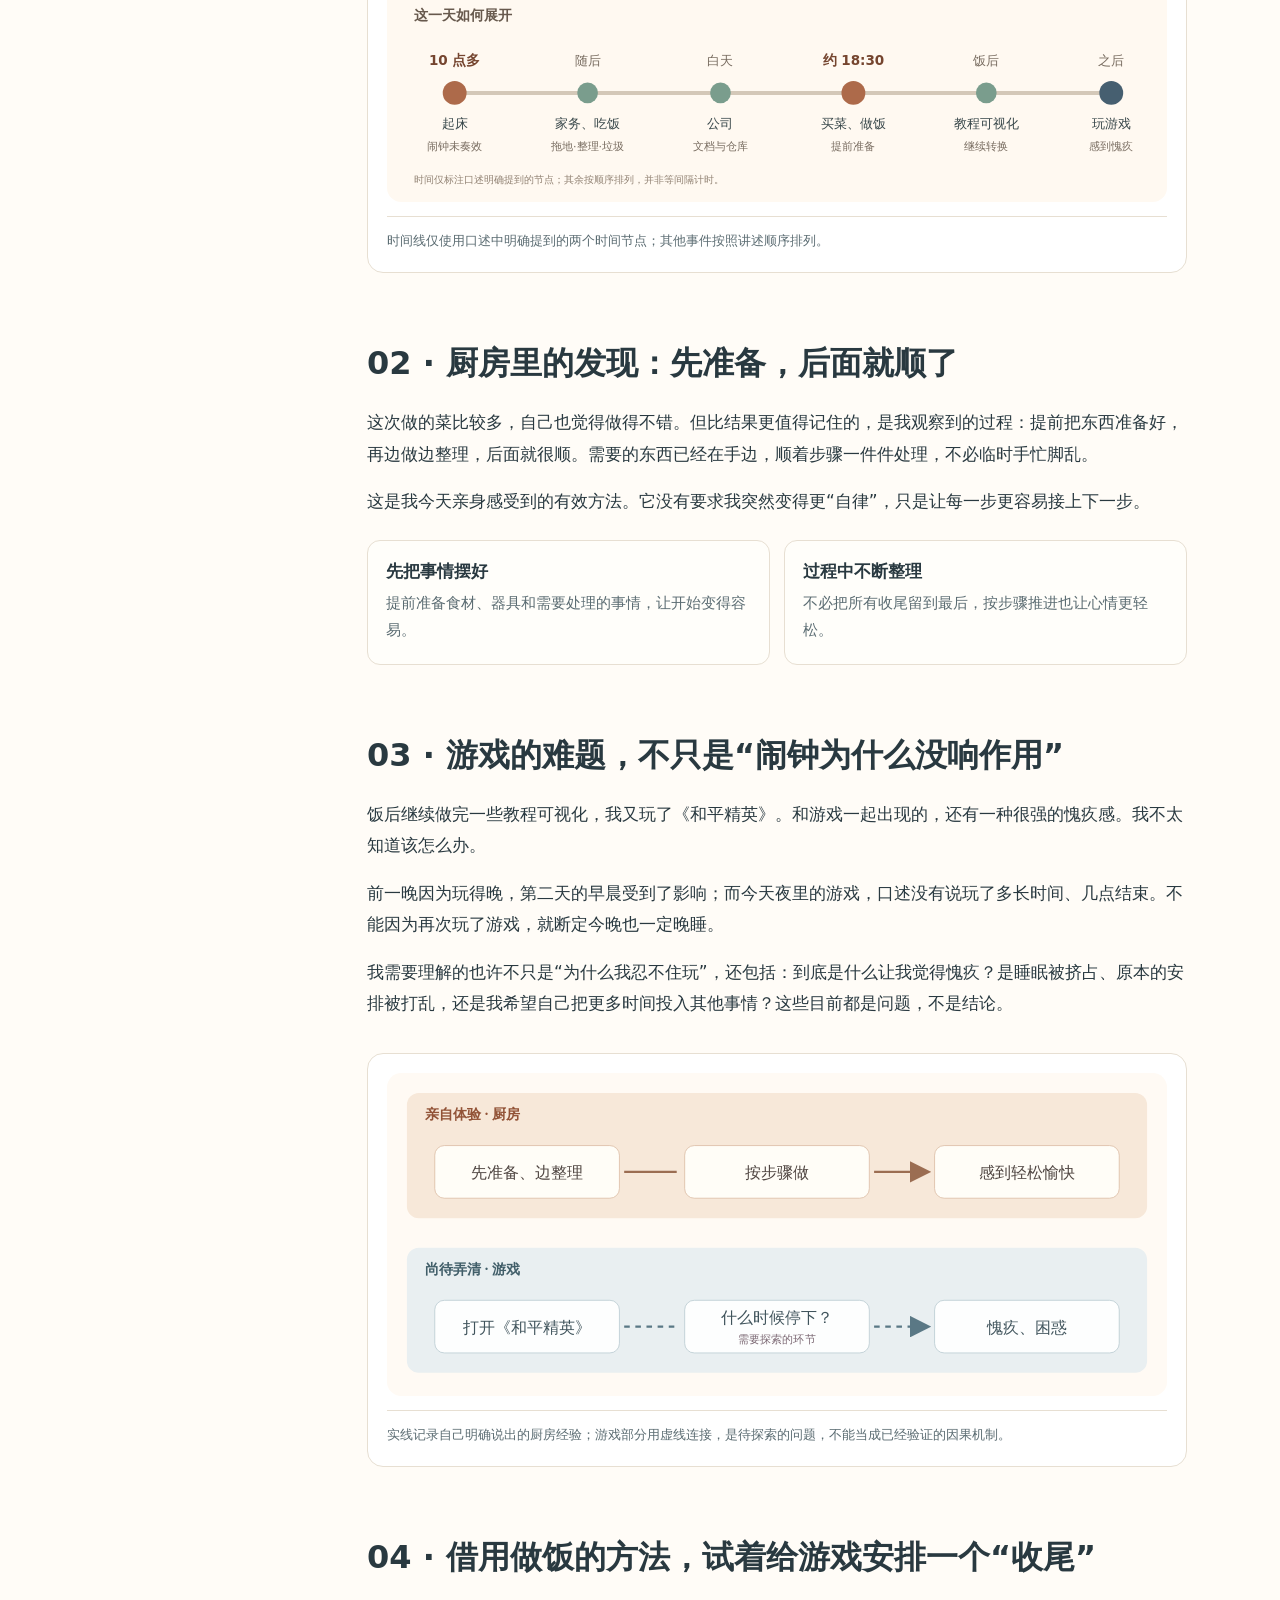
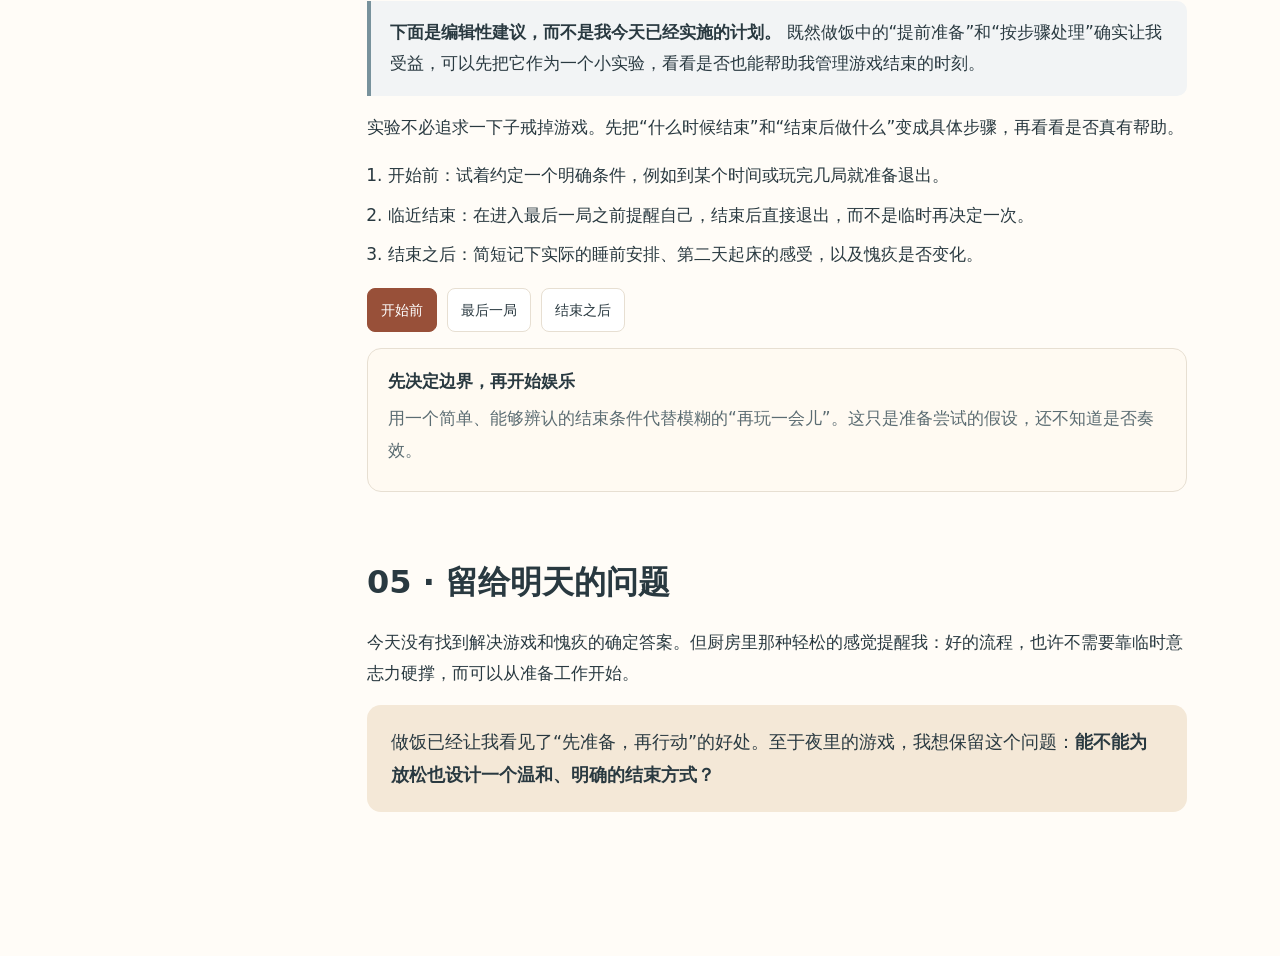
<file: posts/2026/11/2026-11-22/index.html>
<!doctype html>
<html lang="zh-CN">
<head>
  <meta charset="utf-8">
  <meta name="viewport" content="width=device-width,initial-scale=1">
  <meta name="color-scheme" content="light">
  <meta name="journal:date" content="2026-11-22">
  <meta name="journal:title" content="厨房有准备，夜晚如何收尾？">
  <meta name="journal:summary" content="前一晚玩游戏到很晚，早上十点多才起；傍晚做饭却因提前整理、按步骤推进而格外顺利。夜里再次打开《和平精英》时，我想弄清楚怎样让休息也有合适的收尾。">
  <meta name="journal:category" content="reflection">
  <meta name="journal:category-label" content="复盘与思考">
  <meta name="journal:tags" content="reflection, habits, daily-life, work, self-understanding">
  <meta name="journal:cover" content="assets/cover.svg">
  <meta name="journal:cover-alt" content="暖色厨房里的有序准备，与深蓝夜晚游戏中尚未找到的结束节点">
  <title>厨房有准备，夜晚如何收尾？</title>
  <link rel="stylesheet" href="../../../../skills/olah-style-journal/assets/css/article.css">
  <style>
    :root { --paper:#fffcf7; --ink:#293940; --subtle:#5b6c72; --accent:#985039; --transform:#665b9a; --border:#e7dfd2; --surface:#faf3e9; }
    .article-header .eyebrow{font-size:.8rem;letter-spacing:.15em;color:var(--accent);font-weight:800}
    .article-header .dek{max-width:740px}
    .hero-figure{padding:0;border:0;background:transparent}
    .hero-figure img{border-radius:18px}
    .hero-figure figcaption{border-top:0}
    .visual-scroll{max-width:100%;overflow-x:auto;overflow-y:hidden;scrollbar-width:thin}
    .visual-scroll:focus-visible{outline:3px solid var(--accent);outline-offset:3px}
    .visual-scroll img{display:block;width:100%;max-width:100%;height:auto}
    .pullquote{font-size:1.22rem;font-weight:700;line-height:1.65;border-left:4px solid #bf825b;padding:.6rem 1.2rem;margin:1.7rem 0;background:#fff3e3}
    .split-notes{display:grid;grid-template-columns:1fr 1fr;gap:14px;margin:1.4rem 0}
    .split-notes article{border:1px solid var(--border);background:#fffefa;padding:1.15rem;border-radius:13px}
    .split-notes h3{margin:0 0 .3rem;font-size:1.06rem}
    .split-notes p{font-size:.94rem;color:var(--subtle);margin:0}
    .editorial-note{background:#f2f4f5;border-left:4px solid #78929c;padding:1rem 1.2rem;border-radius:0 10px 10px 0}
    .step-panel{min-height:144px;padding:20px;background:#fffaf2;border:1px solid var(--border);border-radius:14px}
    .step-panel[hidden]{display:none}
    .step-panel h3{margin:0 0 .5rem;font-size:1.08rem}
    .step-panel p{margin:0;color:var(--subtle)}
    .experiment-static{padding-left:1.3rem}
    .experiment-static li{margin:.5rem 0}
    .endmark{padding:1.3rem 1.5rem;background:#f4e8d7;border-radius:14px;font-size:1.1rem}
    @media(max-width:700px){.split-notes{grid-template-columns:1fr}}
    @media(max-width:800px){.visual-scroll img{width:760px;max-width:none}}
    @media print{.visual-scroll{overflow:visible}.visual-scroll img{width:100%;max-width:100%}.step-panel[hidden]{display:block}.step-panel{min-height:0;margin:.7rem 0}}
  </style>
</head>
<body>
<a class="skip-link" href="#content">跳转至正文</a>
<div class="layout">
  <nav class="toc" aria-label="文章目录">
    <strong>2026.11.22 · 日常复盘</strong>
    <a href="#opening">两种节奏</a>
    <a href="#timeline">这一天的轨迹</a>
    <a href="#preparation">厨房里的发现</a>
    <a href="#game">游戏与愧疚</a>
    <a href="#experiment">一个可试的办法</a>
    <a href="#ending">留给明天的问题</a>
  </nav>
  <main id="content">
    <article>
      <header class="article-header">
        <p class="eyebrow">A DAY IN TWO RHYTHMS · 2026.11.22</p>
        <h1>厨房有准备，<br>夜晚如何收尾？</h1>
        <p class="dek">做饭时，我发现提前把东西准备好，事情就会变得轻松、愉快。但到了夜里，面对《和平精英》，我还是不知道怎样控制游戏时间。一天里的两种体验，让我开始重新想“开始之前要准备什么”。</p>
      </header>
      <section id="opening" aria-labelledby="opening-heading">
        <h2 id="opening-heading">从顺畅的厨房，到难以回答的夜晚</h2>
        <p>昨天晚上玩游戏玩得比较晚。今天十点多才起床，虽然定了闹钟，感觉还是没有用。傍晚，我却在厨房里获得了完全不同的体验：东西提前备好，边做边收拾，再一件件完成，整个人轻松了很多。</p>
        <figure class="hero-figure">
          <img src="assets/cover.svg" alt="左边是准备有序的暖色厨房，右边是夜间游戏和未知的结束节点">
          <figcaption>同一天里，一边是“准备好就顺利”，另一边是“玩起来之后该怎样收尾”的疑问。后者还没有答案。</figcaption>
        </figure>
        <p class="pullquote">我已经体验过“提前准备”带来的轻松，却还在寻找“及时结束”这件事的办法。</p>
      </section>

      <section id="timeline" aria-labelledby="timeline-heading">
        <h2 id="timeline-heading">01 · 起得晚，但一天并没有停在这里</h2>
        <p>十点多起床以后，我拖地、整理东西、丢垃圾，也吃了饭。随后去了公司，做了一些教程和其他文档的转换，并整理、优化了一个代码仓库。这里有进行过的工作，但口述没有交代具体完成数量，因此不把它包装成产出统计。</p>
        <p>傍晚六点半左右买好菜，回家做了好几个菜。吃完之后，又继续把一些教程转换成可视化页面，最后玩了游戏。</p>
        <figure>
          <div class="visual-scroll" role="region" tabindex="0" aria-label="当天事件时间线，窄屏可横向滚动">
            <img src="assets/day-arc.svg" alt="十点多起床，家务，去公司处理教程和仓库，约18:30买菜做饭，饭后继续做教程可视化，之后玩游戏">
          </div>
          <figcaption>时间线仅使用口述中明确提到的两个时间节点；其他事件按照讲述顺序排列。</figcaption>
        </figure>
      </section>

      <section id="preparation" aria-labelledby="preparation-heading">
        <h2 id="preparation-heading">02 · 厨房里的发现：先准备，后面就顺了</h2>
        <p>这次做的菜比较多，自己也觉得做得不错。但比结果更值得记住的，是我观察到的过程：提前把东西准备好，再边做边整理，后面就很顺。需要的东西已经在手边，顺着步骤一件件处理，不必临时手忙脚乱。</p>
        <p>这是我今天亲身感受到的有效方法。它没有要求我突然变得更“自律”，只是让每一步更容易接上下一步。</p>
        <div class="split-notes">
          <article><h3>先把事情摆好</h3><p>提前准备食材、器具和需要处理的事情，让开始变得容易。</p></article>
          <article><h3>过程中不断整理</h3><p>不必把所有收尾留到最后，按步骤推进也让心情更轻松。</p></article>
        </div>
      </section>

      <section id="game" aria-labelledby="game-heading">
        <h2 id="game-heading">03 · 游戏的难题，不只是“闹钟为什么没响作用”</h2>
        <p>饭后继续做完一些教程可视化，我又玩了《和平精英》。和游戏一起出现的，还有一种很强的愧疚感。我不太知道该怎么办。</p>
        <p>前一晚因为玩得晚，第二天的早晨受到了影响；而今天夜里的游戏，口述没有说玩了多长时间、几点结束。不能因为再次玩了游戏，就断定今晚也一定晚睡。</p>
        <p>我需要理解的也许不只是“为什么我忍不住玩”，还包括：到底是什么让我觉得愧疚？是睡眠被挤占、原本的安排被打乱，还是我希望自己把更多时间投入其他事情？这些目前都是问题，不是结论。</p>
        <figure>
          <div class="visual-scroll" role="region" tabindex="0" aria-label="厨房与游戏两条路径对比，窄屏可横向滚动">
            <img src="assets/contrast-paths.svg" alt="上方是已体验到的厨房准备、按步骤做和轻松感；下方是打开游戏、何时停下的疑问与愧疚感，虚线表示尚待验证的关系">
          </div>
          <figcaption>实线记录自己明确说出的厨房经验；游戏部分用虚线连接，是待探索的问题，不能当成已经验证的因果机制。</figcaption>
        </figure>
      </section>

      <section id="experiment" aria-labelledby="experiment-heading">
        <h2 id="experiment-heading">04 · 借用做饭的方法，试着给游戏安排一个“收尾”</h2>
        <p class="editorial-note"><strong>下面是编辑性建议，而不是我今天已经实施的计划。</strong> 既然做饭中的“提前准备”和“按步骤处理”确实让我受益，可以先把它作为一个小实验，看看是否也能帮助我管理游戏结束的时刻。</p>
        <p>实验不必追求一下子戒掉游戏。先把“什么时候结束”和“结束后做什么”变成具体步骤，再看看是否真有帮助。</p>
        <ol class="experiment-static">
          <li>开始前：试着约定一个明确条件，例如到某个时间或玩完几局就准备退出。</li>
          <li>临近结束：在进入最后一局之前提醒自己，结束后直接退出，而不是临时再决定一次。</li>
          <li>结束之后：简短记下实际的睡前安排、第二天起床的感受，以及愧疚是否变化。</li>
        </ol>
        <div data-stepper-root>
          <div class="control-row" data-stepper role="group" aria-label="按阶段查看游戏收尾小实验">
            <button type="button" data-stage="before" aria-pressed="true">开始前</button>
            <button type="button" data-stage="during" aria-pressed="false">最后一局</button>
            <button type="button" data-stage="after" aria-pressed="false">结束之后</button>
          </div>
          <div class="step-panel" data-panel="before" role="status" aria-live="polite">
            <h3>先决定边界，再开始娱乐</h3>
            <p>用一个简单、能够辨认的结束条件代替模糊的“再玩一会儿”。这只是准备尝试的假设，还不知道是否奏效。</p>
          </div>
          <div class="step-panel" data-panel="during" role="status" aria-live="polite" hidden>
            <h3>让最后一局真的成为最后一局</h3>
            <p>尽量在开局前做出决定，而不是等结束时再和自己谈判。把退出游戏当作一个具体动作。</p>
          </div>
          <div class="step-panel" data-panel="after" role="status" aria-live="polite" hidden>
            <h3>观察感受，而不是只给自己打分</h3>
            <p>记录睡前和第二天的实际体验，看看游戏、睡眠和愧疚之间的关系；不以一次做不到就否定全部尝试。</p>
          </div>
        </div>
      </section>

      <section id="ending" aria-labelledby="ending-heading">
        <h2 id="ending-heading">05 · 留给明天的问题</h2>
        <p>今天没有找到解决游戏和愧疚的确定答案。但厨房里那种轻松的感觉提醒我：好的流程，也许不需要靠临时意志力硬撑，而可以从准备工作开始。</p>
        <p class="endmark">做饭已经让我看见了“先准备，再行动”的好处。至于夜里的游戏，我想保留这个问题：<strong>能不能为放松也设计一个温和、明确的结束方式？</strong></p>
      </section>
    </article>
  </main>
</div>
<script src="../../../../skills/olah-style-journal/assets/js/interactions.js"></script>
</body>
</html>
</file>
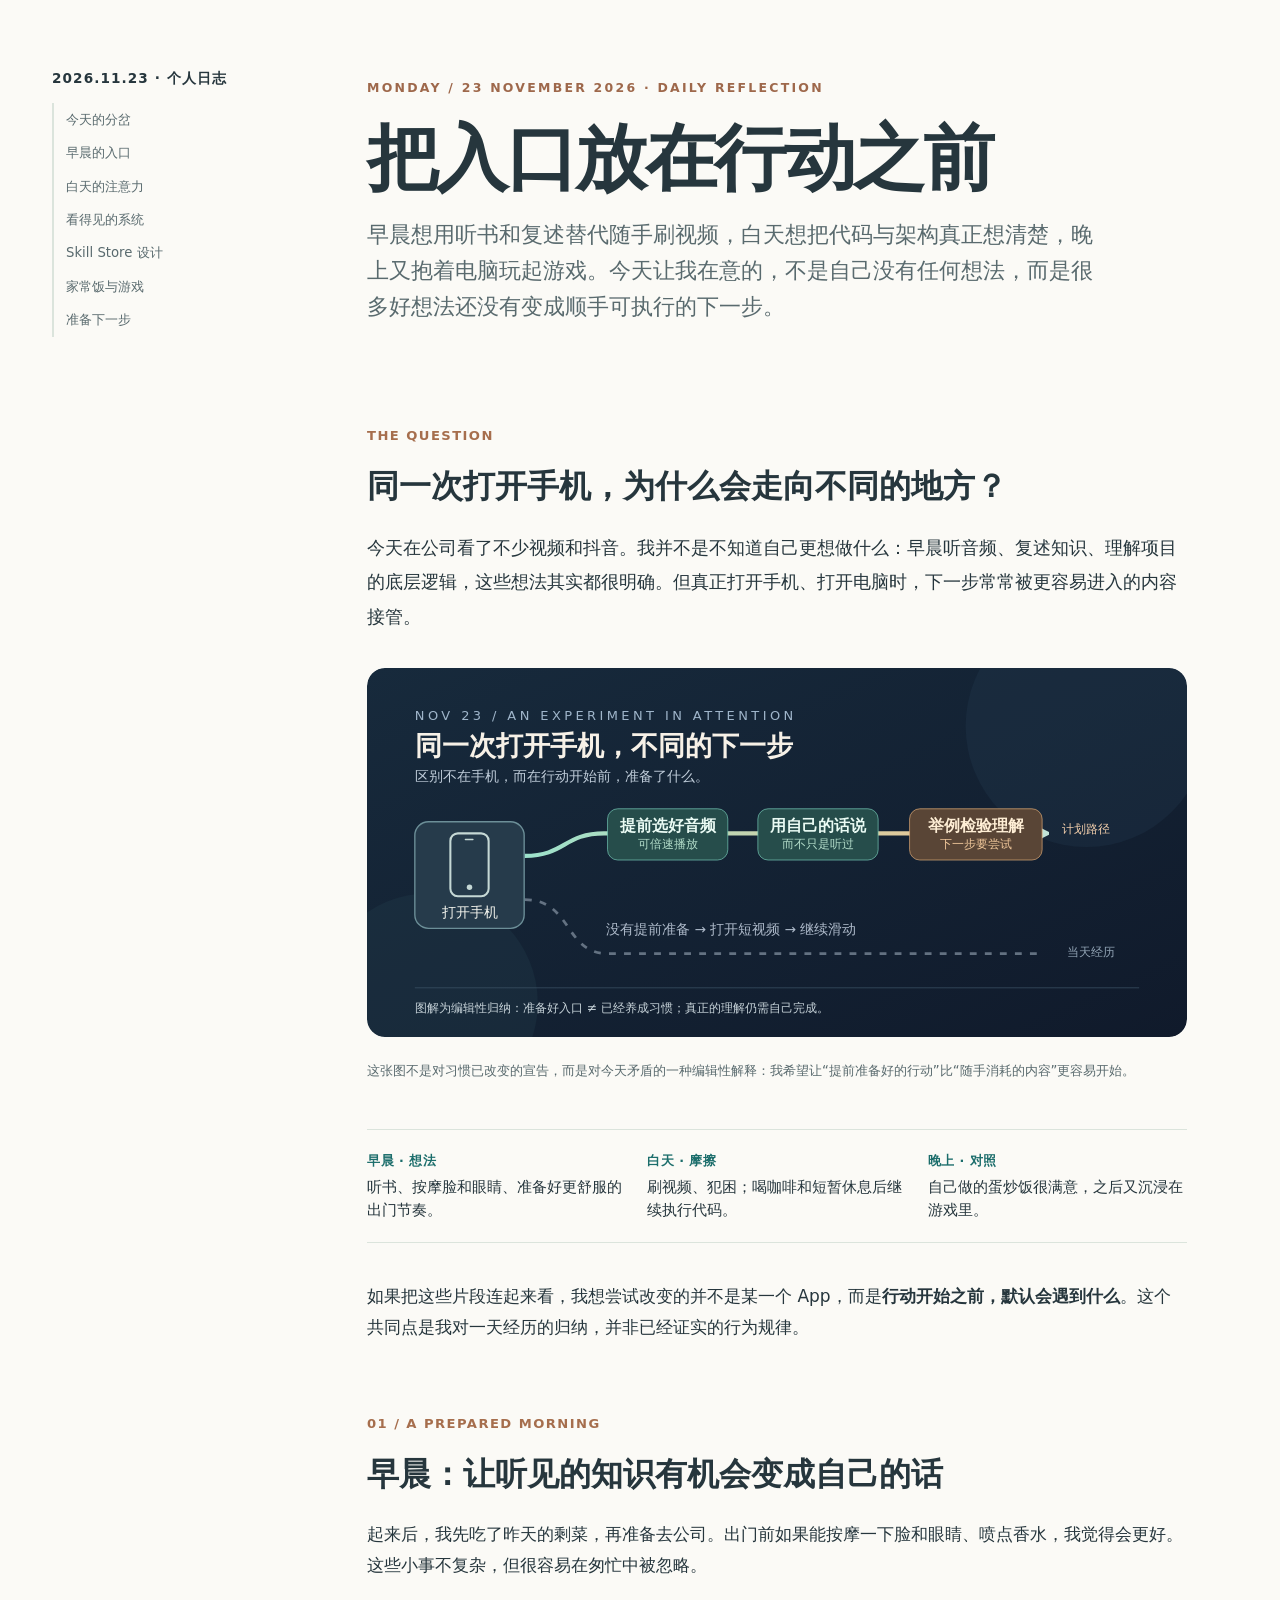
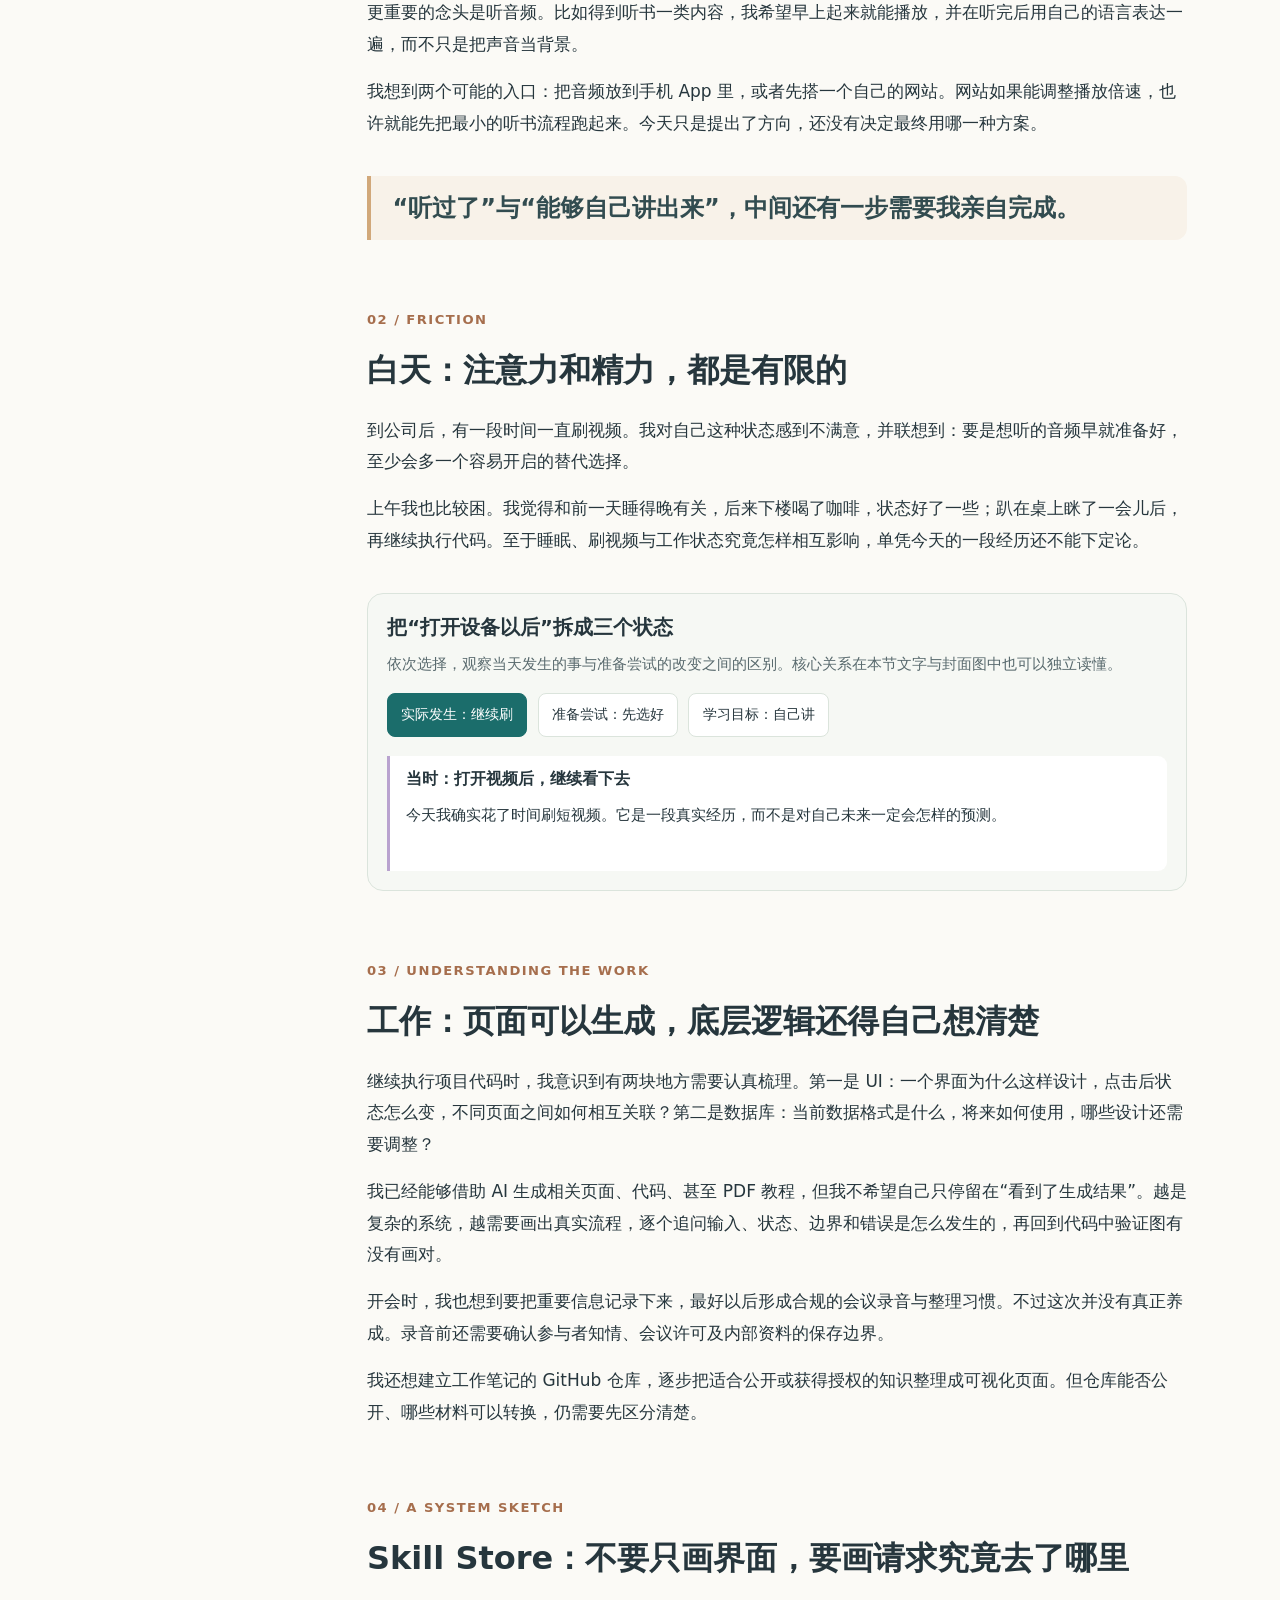
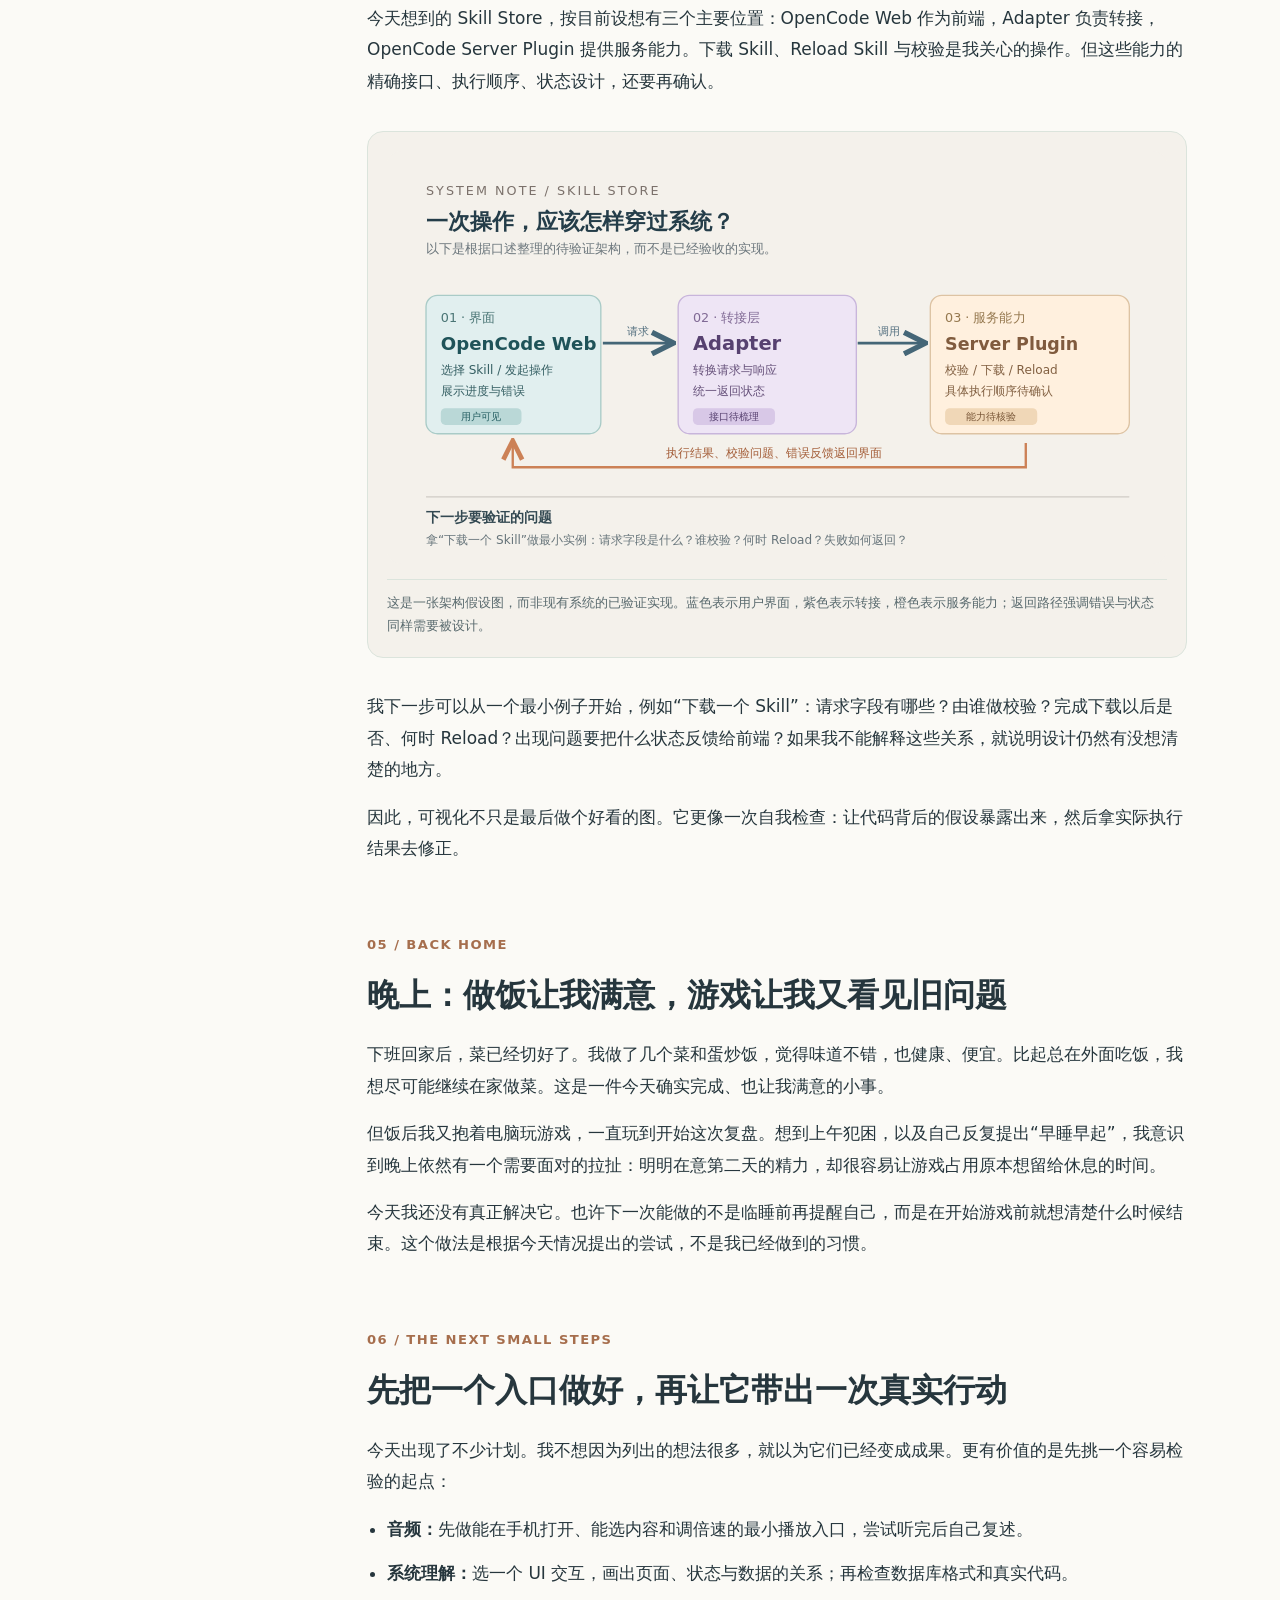
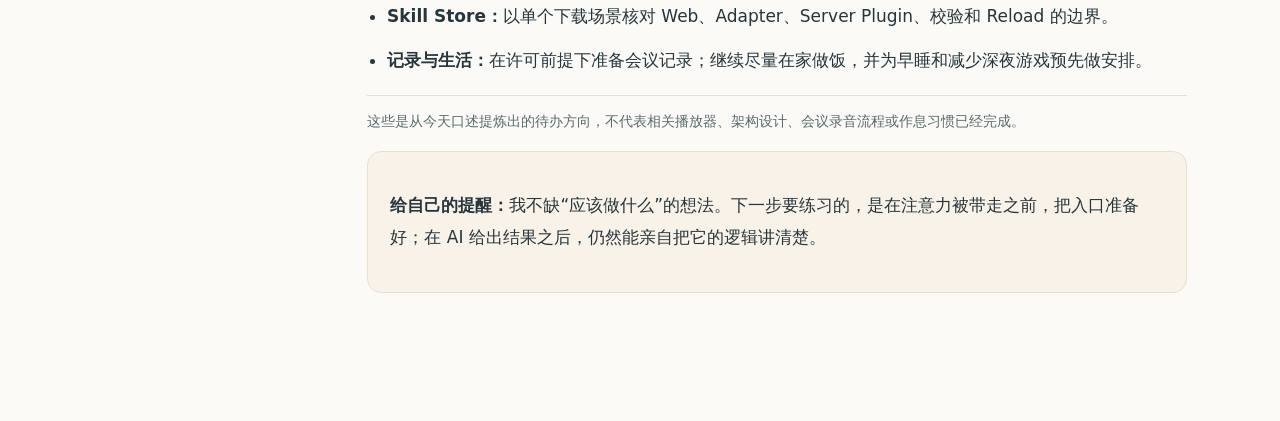
<file: posts/2026/11/2026-11-23/index.html>
<!doctype html>
<html lang="zh-CN">
<head>
<meta charset="utf-8">
<meta name="viewport" content="width=device-width,initial-scale=1">
<meta name="color-scheme" content="light">
<meta name="journal:date" content="2026-11-23">
<meta name="journal:title" content="把入口放在行动之前">
<meta name="journal:summary" content="早晨想用音频代替无意识刷视频，白天反思代码与系统的底层逻辑，晚上又沉浸游戏。今天想弄清楚的，是怎样提前设计入口，让注意力真正转向理解和行动。">
<meta name="journal:category" content="reflection">
<meta name="journal:category-label" content="复盘与思考">
<meta name="journal:tags" content="reflection, habits, attention, learning, ai, visualization, work">
<meta name="journal:cover" content="assets/cover.svg">
<meta name="journal:cover-alt" content="手机打开后两条不同的注意力路径：一条不断滑动视频，一条预先准备音频、自己复述并尝试验证理解">
<title>把入口放在行动之前 · 2026.11.23</title>
<link rel="stylesheet" href="../../../../skills/olah-style-journal/assets/css/article.css">
<style>
  :root { --paper:#fbfaf6; --ink:#26363d; --subtle:#596a6e; --accent:#1b6d6b; --surface:#f1f5f1; --border:#dbe4dc; }
  .article-header .eyebrow { margin:0 0 1.2rem; color:#9e684b; font-size:.78rem; font-weight:750; letter-spacing:.18em; }
  .article-header h1 { max-width:780px; letter-spacing:-.035em; }
  .article-header .dek { max-width:730px; }
  .hero-figure { padding:0; border:0; background:transparent; }
  .hero-figure img { border-radius:18px; }
  .hero-figure figcaption { border-top:0; padding:.5rem 0; }
  .lead { font-size:1.14rem; line-height:1.9; }
  .kicker { font-size:.82rem; font-weight:800; letter-spacing:.11em; color:#a66e4d; text-transform:uppercase; }
  .pull-quote { margin:2.3rem 0; border-left:4px solid #d1a87a; padding:.8rem 1.35rem; color:#324c50; font-size:clamp(1.2rem,2.8vw,1.5rem); font-weight:650; line-height:1.6; background:#f8f2e9; border-radius:0 12px 12px 0; }
  .dayline { border-top:1px solid var(--border); border-bottom:1px solid var(--border); margin:2.4rem 0; padding:1.2rem 0; display:grid; grid-template-columns:repeat(3,minmax(0,1fr)); gap:1.3rem; }
  .dayline div { min-width:0; }
  .dayline strong { display:block; color:var(--accent); font-size:.79rem; letter-spacing:.04em; }
  .dayline p { font-size:.93rem; margin:.25rem 0 0; line-height:1.55; }
  .diagram-scroll { max-width:100%; overflow-x:auto; overflow-y:hidden; }
  .diagram-scroll:focus-visible { outline:3px solid var(--accent); outline-offset:3px; }
  .diagram-scroll img { display:block; width:100%; height:auto; }
  .flow-figure { background:#f4f1eb; }
  .stepper-wrap { margin:2.3rem 0; padding:1.2rem; border:1px solid var(--border); background:#f6f8f4; border-radius:16px; }
  .stepper-wrap h3 { margin:0 0 .45rem; font-size:1.22rem; }
  .stepper-wrap .guide { font-size:.92rem; color:var(--subtle); margin:.2rem 0 1rem; }
  .control-row { margin:.65rem 0 1.2rem; }
  .control-row button { font-size:.85rem; padding:.52rem .82rem; }
  .step-panel { border-left:3px solid #b9a3cf; padding:.3rem 1rem; background:#fff; border-radius:0 9px 9px 0; min-height:115px; }
  .step-panel[hidden] { display:none; }
  .step-panel h4 { font-size:1.03rem; margin:.2rem 0 .4rem; }
  .step-panel p { margin:.2rem 0; font-size:.96rem; }
  .boundary { font-size:.9rem; color:var(--subtle); border-top:1px solid var(--border); margin-top:1.2rem; padding-top:.75rem; }
  .actions { padding-left:1.25rem; }
  .actions li { margin:.75rem 0; }
  .closing { background:#f8f2e9; padding:1.4rem; border-radius:14px; border:1px solid #ecdfca; }
  @media(max-width:900px) { .diagram-scroll img { min-width:700px; max-width:none; } }
  @media(max-width:650px) { .dayline { grid-template-columns:1fr; gap:.8rem; } .stepper-wrap { padding:.8rem; } .article-header h1 { font-size:clamp(2.15rem,11vw,3.4rem); } }
  @media print { .diagram-scroll { overflow:visible; } .diagram-scroll img { min-width:0!important; width:100%!important; } .stepper-wrap { break-inside:avoid; } }
</style>
</head>
<body>
<a class="skip-link" href="#content">跳转至正文</a>
<div class="layout">
<nav class="toc" aria-label="文章目录">
  <strong>2026.11.23 · 个人日志</strong>
  <a href="#opening">今天的分岔</a>
  <a href="#morning">早晨的入口</a>
  <a href="#attention">白天的注意力</a>
  <a href="#systems">看得见的系统</a>
  <a href="#skill-store">Skill Store 设计</a>
  <a href="#evening">家常饭与游戏</a>
  <a href="#next">准备下一步</a>
</nav>
<main id="content">
<article>
<header class="article-header">
  <p class="eyebrow">MONDAY / 23 NOVEMBER 2026 · DAILY REFLECTION</p>
  <h1>把入口放在行动之前</h1>
  <p class="dek">早晨想用听书和复述替代随手刷视频，白天想把代码与架构真正想清楚，晚上又抱着电脑玩起游戏。今天让我在意的，不是自己没有任何想法，而是很多好想法还没有变成顺手可执行的下一步。</p>
</header>

<section id="opening" aria-labelledby="opening-title">
  <p class="kicker">The question</p>
  <h2 id="opening-title">同一次打开手机，为什么会走向不同的地方？</h2>
  <p class="lead">今天在公司看了不少视频和抖音。我并不是不知道自己更想做什么：早晨听音频、复述知识、理解项目的底层逻辑，这些想法其实都很明确。但真正打开手机、打开电脑时，下一步常常被更容易进入的内容接管。</p>
  <figure class="hero-figure">
    <div class="diagram-scroll" role="region" aria-label="注意力入口的两条路径，窄屏可左右滚动" tabindex="0">
      <img src="assets/cover.svg" alt="同一次打开手机，一条路径是没有准备而继续刷视频；另一条计划路径是提前选择音频、用自己的话复述并尝试检验理解">
    </div>
    <figcaption>这张图不是对习惯已改变的宣告，而是对今天矛盾的一种编辑性解释：我希望让“提前准备好的行动”比“随手消耗的内容”更容易开始。</figcaption>
  </figure>
  <div class="dayline" aria-label="一天的三个片段">
    <div><strong>早晨 · 想法</strong><p>听书、按摩脸和眼睛、准备好更舒服的出门节奏。</p></div>
    <div><strong>白天 · 摩擦</strong><p>刷视频、犯困；喝咖啡和短暂休息后继续执行代码。</p></div>
    <div><strong>晚上 · 对照</strong><p>自己做的蛋炒饭很满意，之后又沉浸在游戏里。</p></div>
  </div>
  <p>如果把这些片段连起来看，我想尝试改变的并不是某一个 App，而是<strong>行动开始之前，默认会遇到什么</strong>。这个共同点是我对一天经历的归纳，并非已经证实的行为规律。</p>
</section>

<section id="morning" aria-labelledby="morning-title">
  <p class="kicker">01 / A prepared morning</p>
  <h2 id="morning-title">早晨：让听见的知识有机会变成自己的话</h2>
  <p>起来后，我先吃了昨天的剩菜，再准备去公司。出门前如果能按摩一下脸和眼睛、喷点香水，我觉得会更好。这些小事不复杂，但很容易在匆忙中被忽略。</p>
  <p>更重要的念头是听音频。比如得到听书一类内容，我希望早上起来就能播放，并在听完后用自己的语言表达一遍，而不只是把声音当背景。</p>
  <p>我想到两个可能的入口：把音频放到手机 App 里，或者先搭一个自己的网站。网站如果能调整播放倍速，也许就能先把最小的听书流程跑起来。今天只是提出了方向，还没有决定最终用哪一种方案。</p>
  <div class="pull-quote">“听过了”与“能够自己讲出来”，中间还有一步需要我亲自完成。</div>
</section>

<section id="attention" aria-labelledby="attention-title">
  <p class="kicker">02 / Friction</p>
  <h2 id="attention-title">白天：注意力和精力，都是有限的</h2>
  <p>到公司后，有一段时间一直刷视频。我对自己这种状态感到不满意，并联想到：要是想听的音频早就准备好，至少会多一个容易开启的替代选择。</p>
  <p>上午我也比较困。我觉得和前一天睡得晚有关，后来下楼喝了咖啡，状态好了一些；趴在桌上眯了一会儿后，再继续执行代码。至于睡眠、刷视频与工作状态究竟怎样相互影响，单凭今天的一段经历还不能下定论。</p>
  <div class="stepper-wrap" data-stepper-root>
    <h3>把“打开设备以后”拆成三个状态</h3>
    <p class="guide">依次选择，观察当天发生的事与准备尝试的改变之间的区别。核心关系在本节文字与封面图中也可以独立读懂。</p>
    <div class="control-row" data-stepper role="group" aria-label="注意力路径状态切换">
      <button type="button" data-stage="actual" aria-pressed="true">实际发生：继续刷</button>
      <button type="button" data-stage="prepare" aria-pressed="false">准备尝试：先选好</button>
      <button type="button" data-stage="express" aria-pressed="false">学习目标：自己讲</button>
    </div>
    <div class="step-panel" data-panel="actual" role="status" aria-live="polite">
      <h4>当时：打开视频后，继续看下去</h4>
      <p>今天我确实花了时间刷短视频。它是一段真实经历，而不是对自己未来一定会怎样的预测。</p>
    </div>
    <div class="step-panel" data-panel="prepare" role="status" aria-live="polite" hidden>
      <h4>下一步设想：把可播放的音频放在入口处</h4>
      <p>提前选好内容，支持在手机上播放和调速。这样无需先搜索半天，就能开始一段计划好的输入。</p>
    </div>
    <div class="step-panel" data-panel="express" role="status" aria-live="polite" hidden>
      <h4>真正想练习的：合上内容，用自己的话说</h4>
      <p>不依赖原文解释一个观点，甚至用一个例子检验。它才是音频工具背后最重要的学习目的。</p>
    </div>
  </div>
</section>

<section id="systems" aria-labelledby="systems-title">
  <p class="kicker">03 / Understanding the work</p>
  <h2 id="systems-title">工作：页面可以生成，底层逻辑还得自己想清楚</h2>
  <p>继续执行项目代码时，我意识到有两块地方需要认真梳理。第一是 UI：一个界面为什么这样设计，点击后状态怎么变，不同页面之间如何相互关联？第二是数据库：当前数据格式是什么，将来如何使用，哪些设计还需要调整？</p>
  <p>我已经能够借助 AI 生成相关页面、代码、甚至 PDF 教程，但我不希望自己只停留在“看到了生成结果”。越是复杂的系统，越需要画出真实流程，逐个追问输入、状态、边界和错误是怎么发生的，再回到代码中验证图有没有画对。</p>
  <p>开会时，我也想到要把重要信息记录下来，最好以后形成合规的会议录音与整理习惯。不过这次并没有真正养成。录音前还需要确认参与者知情、会议许可及内部资料的保存边界。</p>
  <p>我还想建立工作笔记的 GitHub 仓库，逐步把适合公开或获得授权的知识整理成可视化页面。但仓库能否公开、哪些材料可以转换，仍需要先区分清楚。</p>
</section>

<section id="skill-store" aria-labelledby="skill-title">
  <p class="kicker">04 / A system sketch</p>
  <h2 id="skill-title">Skill Store：不要只画界面，要画请求究竟去了哪里</h2>
  <p>今天想到的 Skill Store，按目前设想有三个主要位置：OpenCode Web 作为前端，Adapter 负责转接，OpenCode Server Plugin 提供服务能力。下载 Skill、Reload Skill 与校验是我关心的操作。但这些能力的精确接口、执行顺序、状态设计，还要再确认。</p>
  <figure class="flow-figure">
    <div class="diagram-scroll" role="region" aria-label="Skill Store 前端到服务插件的设计草图，窄屏可左右滚动" tabindex="0">
      <img src="assets/skill-store-flow.svg" alt="待验证的 Skill Store 设计流程：OpenCode Web 发起请求，Adapter 转换，Server Plugin 执行校验、下载及 Reload 等能力，再反馈执行状态">
    </div>
    <figcaption>这是一张架构假设图，而非现有系统的已验证实现。蓝色表示用户界面，紫色表示转接，橙色表示服务能力；返回路径强调错误与状态同样需要被设计。</figcaption>
  </figure>
  <p>我下一步可以从一个最小例子开始，例如“下载一个 Skill”：请求字段有哪些？由谁做校验？完成下载以后是否、何时 Reload？出现问题要把什么状态反馈给前端？如果我不能解释这些关系，就说明设计仍然有没想清楚的地方。</p>
  <p>因此，可视化不只是最后做个好看的图。它更像一次自我检查：让代码背后的假设暴露出来，然后拿实际执行结果去修正。</p>
</section>

<section id="evening" aria-labelledby="evening-title">
  <p class="kicker">05 / Back home</p>
  <h2 id="evening-title">晚上：做饭让我满意，游戏让我又看见旧问题</h2>
  <p>下班回家后，菜已经切好了。我做了几个菜和蛋炒饭，觉得味道不错，也健康、便宜。比起总在外面吃饭，我想尽可能继续在家做菜。这是一件今天确实完成、也让我满意的小事。</p>
  <p>但饭后我又抱着电脑玩游戏，一直玩到开始这次复盘。想到上午犯困，以及自己反复提出“早睡早起”，我意识到晚上依然有一个需要面对的拉扯：明明在意第二天的精力，却很容易让游戏占用原本想留给休息的时间。</p>
  <p>今天我还没有真正解决它。也许下一次能做的不是临睡前再提醒自己，而是在开始游戏前就想清楚什么时候结束。这个做法是根据今天情况提出的尝试，不是我已经做到的习惯。</p>
</section>

<section id="next" aria-labelledby="next-title">
  <p class="kicker">06 / The next small steps</p>
  <h2 id="next-title">先把一个入口做好，再让它带出一次真实行动</h2>
  <p>今天出现了不少计划。我不想因为列出的想法很多，就以为它们已经变成成果。更有价值的是先挑一个容易检验的起点：</p>
  <ul class="actions">
    <li><strong>音频：</strong>先做能在手机打开、能选内容和调倍速的最小播放入口，尝试听完后自己复述。</li>
    <li><strong>系统理解：</strong>选一个 UI 交互，画出页面、状态与数据的关系；再检查数据库格式和真实代码。</li>
    <li><strong>Skill Store：</strong>以单个下载场景核对 Web、Adapter、Server Plugin、校验和 Reload 的边界。</li>
    <li><strong>记录与生活：</strong>在许可前提下准备会议记录；继续尽量在家做饭，并为早睡和减少深夜游戏预先做安排。</li>
  </ul>
  <p class="boundary">这些是从今天口述提炼出的待办方向，不代表相关播放器、架构设计、会议录音流程或作息习惯已经完成。</p>
  <div class="closing"><p><strong>给自己的提醒：</strong>我不缺“应该做什么”的想法。下一步要练习的，是在注意力被带走之前，把入口准备好；在 AI 给出结果之后，仍然能亲自把它的逻辑讲清楚。</p></div>
</section>
</article>
</main>
</div>
<script src="../../../../skills/olah-style-journal/assets/js/interactions.js"></script>
</body>
</html>
</file>
<file: skills/olah-style-journal/assets/css/article.css>
:root{color-scheme:light;--paper:#fffdf9;--ink:#203035;--subtle:#53676d;--accent:#147f80;--transform:#d06d4d;--structure:#7461ba;--annotation:#916c22;--border:#dce8e4;--surface:#f3f9f6;--max-reading:820px}
*{box-sizing:border-box}
html{scroll-behavior:smooth}
body{margin:0;background:var(--paper);color:var(--ink);font:17px/1.85 system-ui,-apple-system,"PingFang SC","Microsoft YaHei",sans-serif}
a{color:var(--accent);text-underline-offset:.17em}a:hover{color:var(--transform)}
a:focus-visible,button:focus-visible,input:focus-visible{outline:3px solid var(--accent);outline-offset:3px}
.skip-link{position:absolute;left:1rem;top:-5rem;background:var(--ink);color:white;padding:.5rem 1rem;z-index:10}.skip-link:focus{top:1rem}
.layout{max-width:1240px;margin:0 auto;display:grid;grid-template-columns:210px minmax(0,1fr);gap:clamp(2rem,5vw,5rem);padding:4.25rem 2rem 8rem}
.toc{position:sticky;top:2rem;align-self:start;font-size:.83rem;line-height:1.55;max-height:calc(100vh - 4rem);overflow:auto}
.toc strong{display:block;font-size:.85rem;letter-spacing:.08em;margin-bottom:.9rem}.toc a{display:block;text-decoration:none;color:var(--subtle);border-left:2px solid var(--border);padding:.4rem .75rem}.toc a:hover,.toc a[aria-current="location"]{border-color:var(--accent);color:var(--accent);background:var(--surface)}
main{min-width:0}article{max-width:var(--max-reading);margin:0 auto;min-width:0}
.article-header{padding-top:.5rem;padding-bottom:1rem}.article-header h1{font-size:clamp(2.65rem,5.7vw,4.5rem);line-height:1.12;letter-spacing:-.04em;margin:.35rem 0 1.15rem}.dek{font-size:clamp(1.12rem,2.2vw,1.35rem);line-height:1.65;color:var(--subtle)}
section{scroll-margin-top:2rem;margin-top:4.25rem}h2{font-size:clamp(1.55rem,3vw,2rem);line-height:1.4;margin:0 0 1.35rem}h3{font-size:1.25rem;line-height:1.5;margin:2.2rem 0 .8rem}
p{margin:1rem 0}strong{font-weight:700}code,pre{font-family:ui-monospace,SFMono-Regular,Consolas,monospace}code{font-size:.89em}pre{padding:1.15rem;background:#1c3037;color:#e7f5ef;border-radius:.8rem;overflow:auto;line-height:1.6;font-size:.88rem}
figure{margin:2.1rem 0;padding:1.2rem;border:1px solid var(--border);border-radius:1rem;background:white}figure svg{width:100%;height:auto;display:block}figcaption{font-size:.83rem;line-height:1.7;color:var(--subtle);border-top:1px solid var(--border);margin-top:.9rem;padding-top:.8rem}
.note{margin:1.6rem 0;padding:.9rem 1.1rem;border-left:4px solid var(--accent);background:var(--surface);border-radius:0 .5rem .5rem 0}
.equation{text-align:center;font:1.35rem/1.5 Georgia,serif;background:var(--surface);border-radius:.7rem;padding:1rem;overflow-x:auto}
.control-row{display:flex;gap:.65rem;flex-wrap:wrap;margin:1rem 0}button{font:inherit;font-size:.9rem;cursor:pointer;padding:.5rem .8rem;border:1px solid var(--border);border-radius:.5rem;background:white;color:var(--ink)}button[aria-pressed="true"]{background:var(--accent);color:white;border-color:var(--accent)}
.status{min-height:1.5em;color:var(--accent);font-weight:600}table{width:100%;border-collapse:collapse;font-size:.9rem}th,td{border-bottom:1px solid var(--border);text-align:left;padding:.65rem;vertical-align:top}
@media(max-width:900px){.layout{display:block;padding:2rem 1.2rem 5rem}.toc{position:static;max-height:none;margin-bottom:2rem;border-bottom:1px solid var(--border);padding-bottom:1rem}.toc a{display:inline-block;border-left:0;border-bottom:2px solid transparent;margin-right:.35rem;padding:.4rem .3rem}}
@media(max-width:480px){body{font-size:16px}.layout{padding:1.3rem 1rem 4rem}figure{padding:.6rem}section{margin-top:3.25rem}h2{margin-bottom:1rem}}
@media(prefers-reduced-motion:reduce){html{scroll-behavior:auto}*,*::before,*::after{animation:none!important;transition:none!important}}
@media print{body{background:white;color:black;font-size:11pt}.layout{display:block;padding:0}.toc,.control-row,.skip-link{display:none!important}article{max-width:none}figure{break-inside:avoid;box-shadow:none}a{color:#164e54}section{margin-top:1.6rem}}

/* Mathematical typography: native MathML, offline and accessible. */
.math-inline{font-family:"Cambria Math","STIX Two Math","Latin Modern Math",serif;vertical-align:-.05em}
.math-equation{max-width:100%;min-width:0;margin:1.6rem 0;padding:.5rem 0;border-block:1px solid #dfe8e4}
.math-scroll,[data-math-scroll]{display:block;max-width:100%;min-width:0;overflow-x:auto;overflow-y:hidden;scrollbar-width:thin}
.math-scroll:focus-visible,[data-math-scroll]:focus-visible{outline:3px solid #147f80;outline-offset:2px}
.math-scroll math[display="block"],[data-math-scroll] math[display="block"]{width:max-content;min-width:100%;font-size:clamp(1.05rem,2.2vw,1.3rem)}
@media(max-width:480px){.math-scroll math[display="block"],[data-math-scroll] math[display="block"]{font-size:1.03rem}}
@media print{.math-equation{break-inside:avoid}.math-scroll,[data-math-scroll]{overflow:visible}.math-scroll math[display="block"],[data-math-scroll] math[display="block"]{font-size:1rem}}

/* Journal figures use external, locally bundled SVGs as well as inline SVG. */
figure img{display:block;width:100%;max-width:100%;height:auto}
</file>
